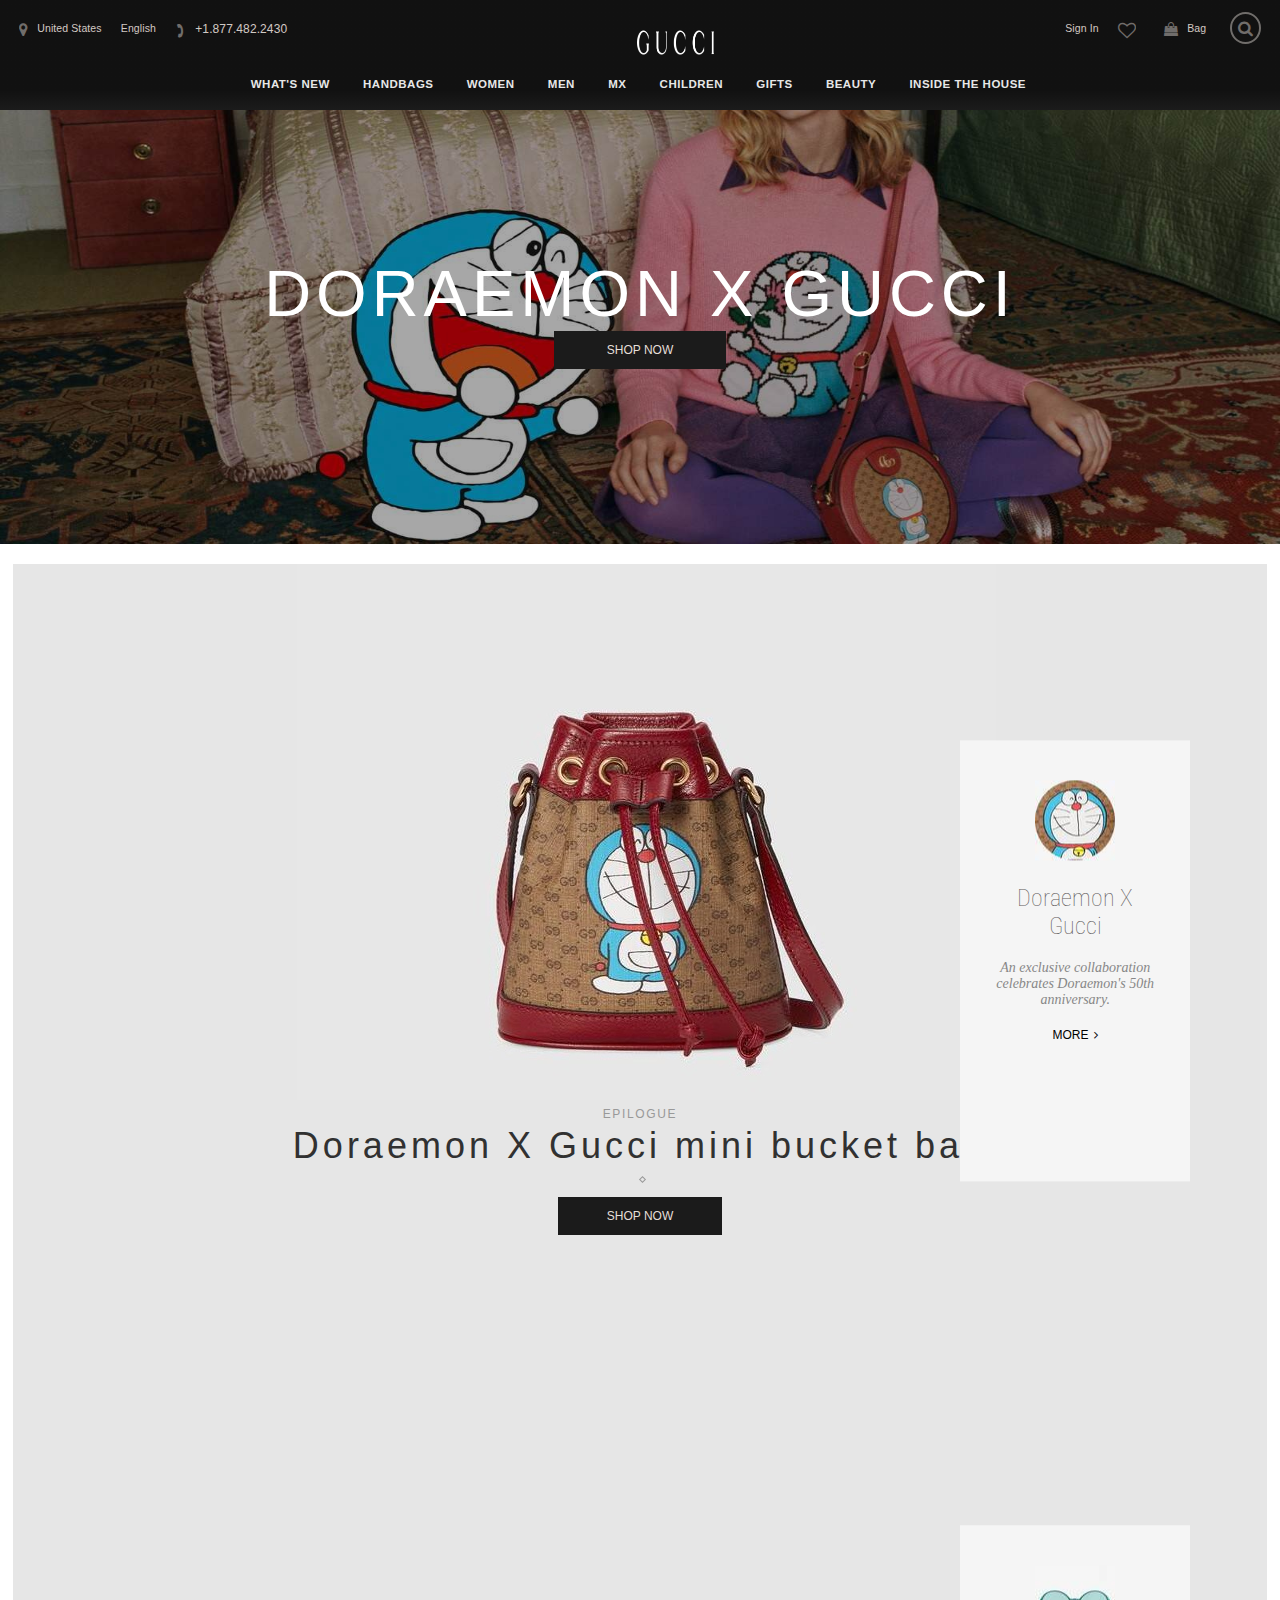
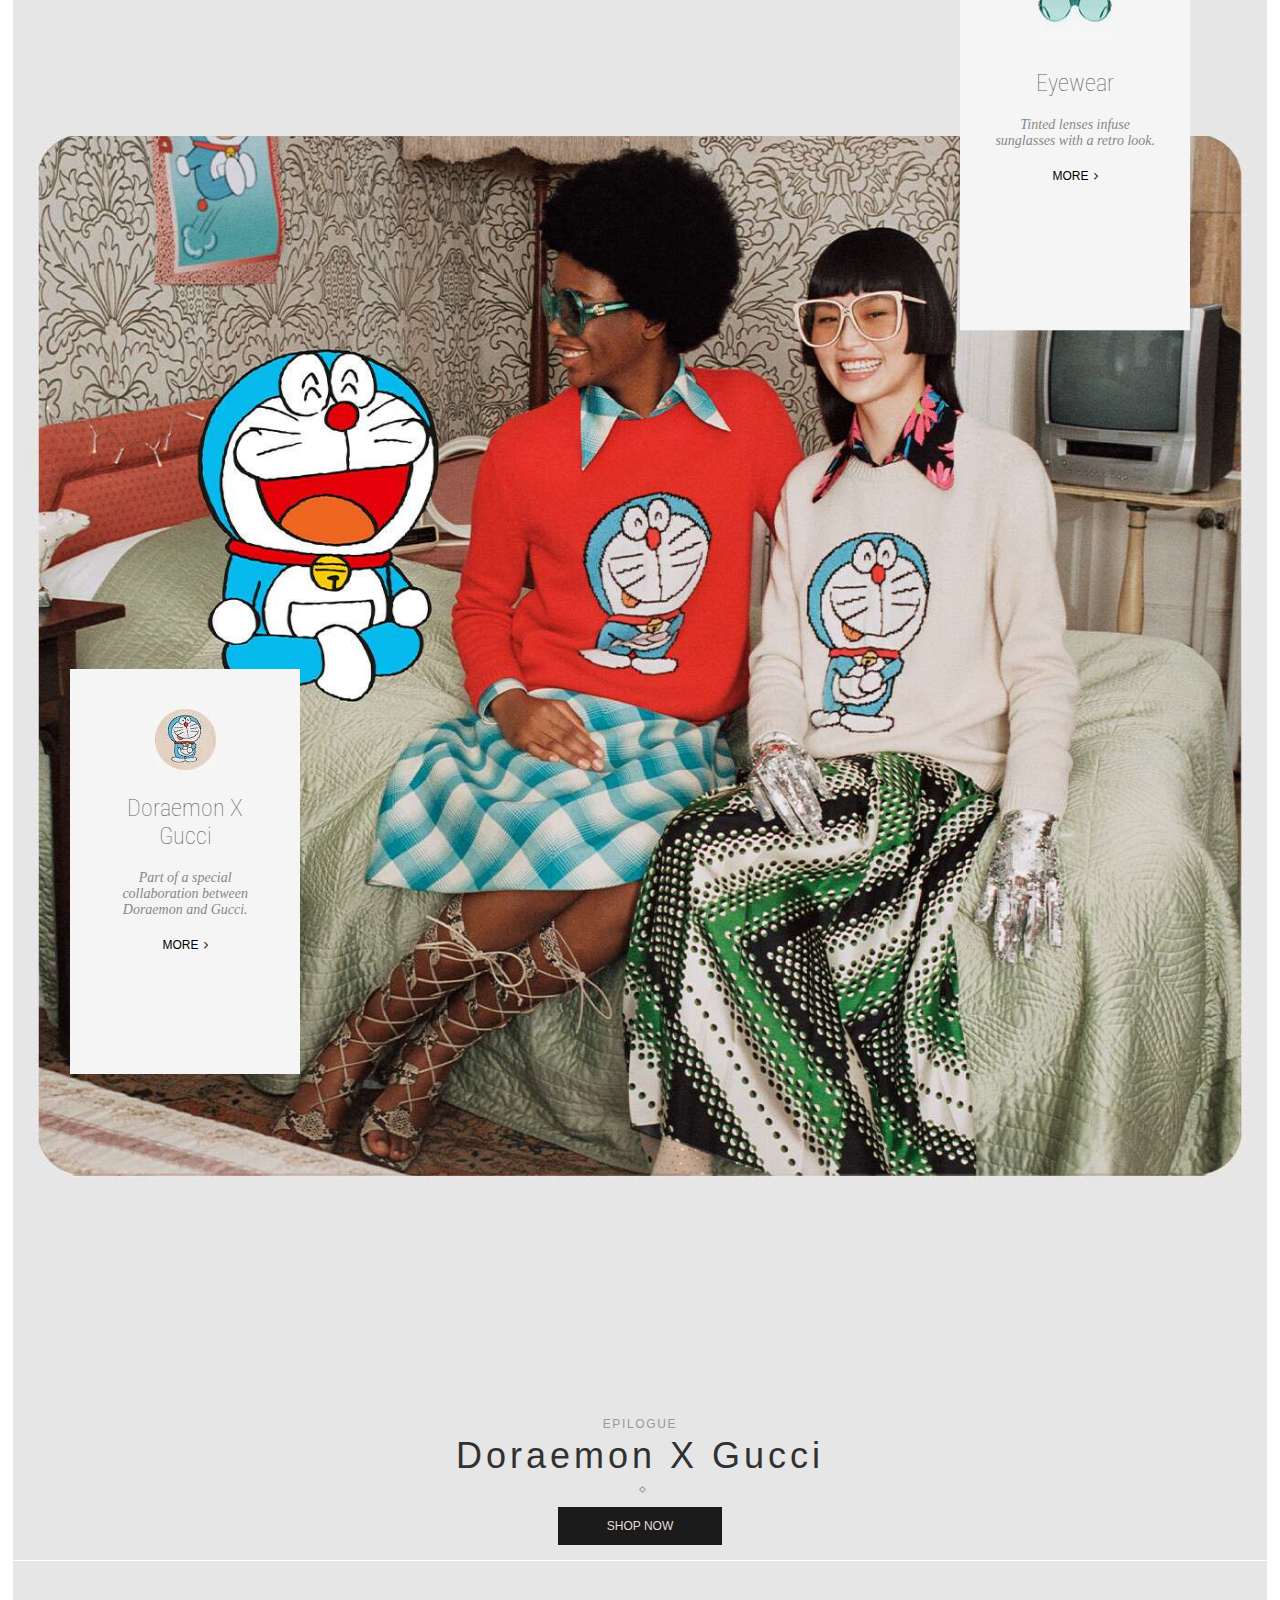
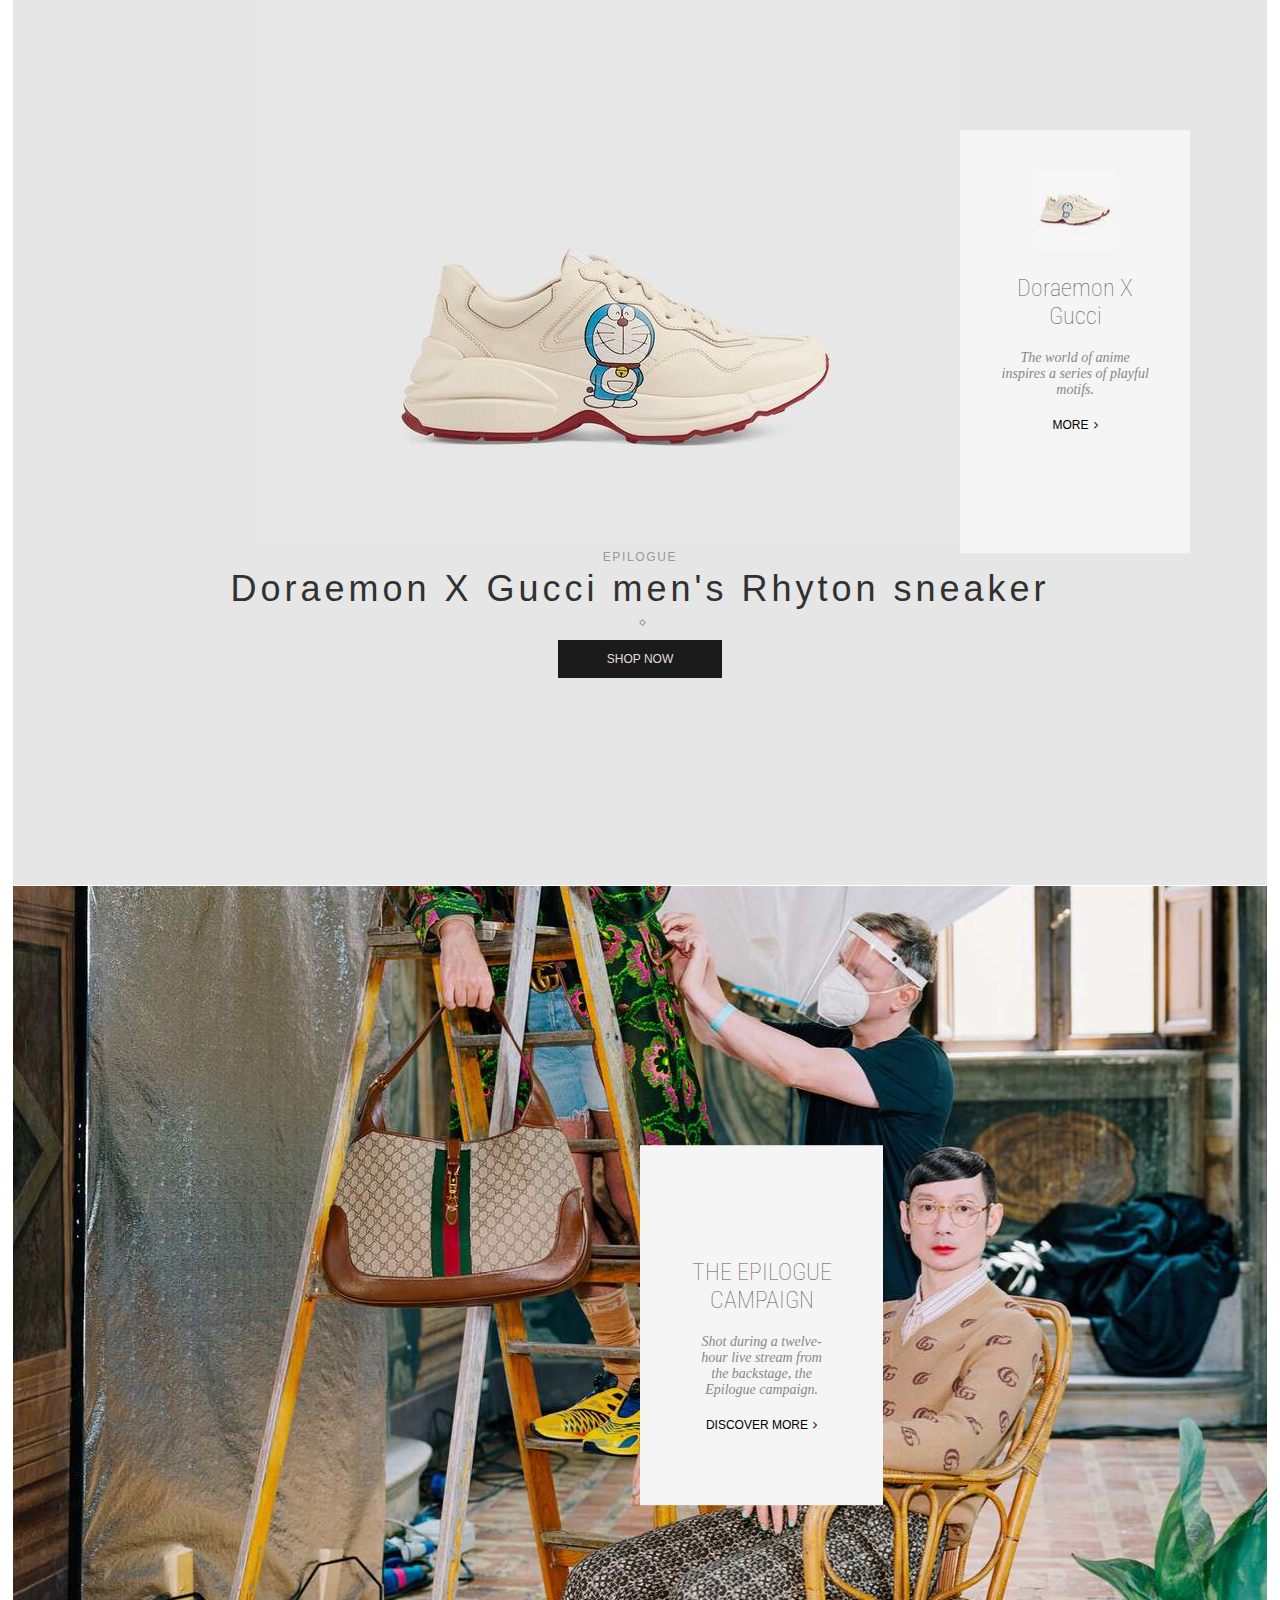
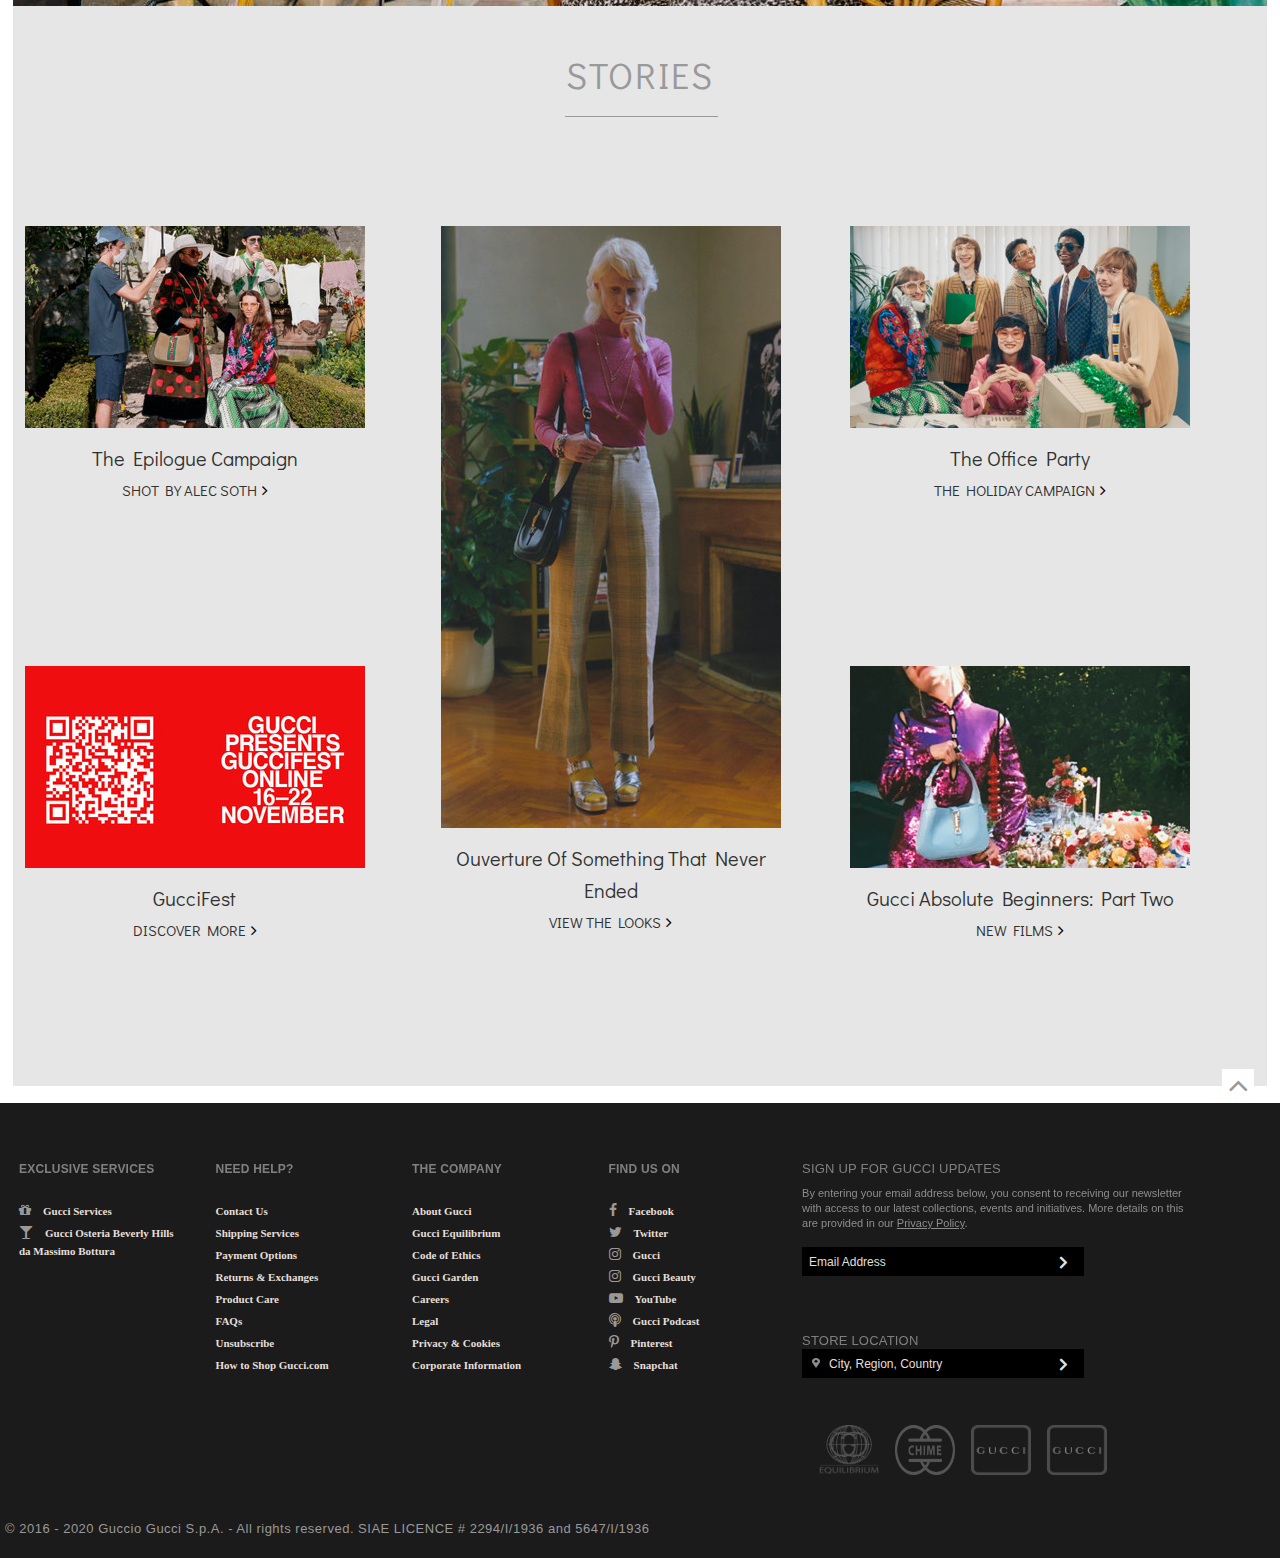
<file: index.html>
<!DOCTYPE html>
<html lang="en">
<head>
	<!-- Required meta tags -->
	<meta charset="UTF-8">
	<meta name="viewport" content="width=device-width, initial-scale=1.0">

	<!-- Link to the CSS file -->
	<link rel="stylesheet" type="text/css" href="Gucci-styles.css">
	<link rel="stylesheet" type="text/css" href="Global.css">

	<!-- Icons-->
	<link rel="stylesheet" href="https://stackpath.bootstrapcdn.com/font-awesome/4.7.0/css/font-awesome.min.css">
	<link rel="stylesheet" href="https://cdnjs.cloudflare.com/ajax/libs/font-awesome/4.7.0/css/font-awesome.min.css">
	<link rel="stylesheet" href="https://fonts.googleapis.com/icon?family=Material+Icons">

	<!-- Google Fonts -->
	<link href='https://fonts.googleapis.com/css?family=Varela|Roboto|Didact+Gothic|Roboto+Condensed' rel='stylesheet'>

	<!-- For the JS part -->
	<script type="text/javascript" src="Gucci-js.js"></script>

	<title>
		GUCCI US Official Site| Redefining Luxury Fashion
    </title>

</head>
<body>
<header class="head">
	<nav class="first-nav">
		<ul class="nav-a">
			<li class="location"><i class="fa fa-map-marker" style="font-size: 15px;"></i> <a href="#">United States</a></li>
			<li class="lang">English</li>
			<li class="contact"><i class="fa fa-phone" style="font-size: 14px;"></i> +1.877.482.2430</li>
		</ul>
		<ul class="nav-b">
			<li><a href="#">Sign In</a></li>
			<li><a href="#"><i class="fa fa-heart-o" style="font-size: 18px;"></i></a></li>
			<li><i class="fa fa-shopping-bag" style="font-size: 14px;"></i> <a href="#">Bag</a></li>
			<li class="search"><a href="#"><i class="fa fa-search" style="font-size: 16px;"></i></a></li>
		</ul>
	</nav>
	<div class="logo">
		<a href="#">
		    <img src="Gucci/download.png">
	    </a>
	</div>
	<nav class="second-nav">
		<ul class="categories">
			<li><a href="Whats-new_with_grid.html">What's New</a></li>
			<li><a href="HandBags-Gucci.html">Handbags</a></li>
			<li><a href="#">Women</a></li>
			<li><a href="#">Men</a></li>
			<li><a href="MX-Gucci.html">MX</a></li>
			<li><a href="#">Children</a></li>
			<li><a href="#">Gifts</a></li>
			<li><a href="#">Beauty</a></li>
			<li><a href="#">Inside The House</a></li>
		</ul>
	</nav>
</header>

<!-- for small devices -->

<header class="for-small-devices" id="for-small-devices">
	<div class="menu">
	<div class="icons">
		<i class="material-icons bars" id="menu-btn" onclick="openmenu()" style="font-size: 40px;font-weight: 100">menu</i>
		<br>
		<span class="menu-text">MENU</span>
	</div>

	<div class="menu-list" id="menu-list">
	<i class="material-icons close" id="close-btn" onclick="closemenu()" style="font-size:15px;">close</i>
		<div class="list-container">
		<nav class="categories-nav">
			<ul class="product-categories">
				<li><a href="Whats-new_with_grid.html">What's New</a></li>
				<li><a href="HandBags-Gucci.html">Handbags</a></li>
				<li><a href="#">Women</a></li>
				<li><a href="#">Men</a></li>
				<li><a href="#">MX</a></li>
				<li><a href="#">Children</a></li>
				<li><a href="#">Gifts</a></li>
				<li><a href="#">Beauty</a></li>
				<li><a href="#">Inside The House</a></li>
			</ul>
		</nav>
		<div class="Create-account-box">
			<div class="content-container">
				<p class="Heading">Save your favorite items</p>
				<p class="Create-btn">
					<button type="button" disabled="disabled">
			        	<a href="#">
				        	Create My Gucci Account
				    	</a>
		        	</button>
		    	</p>
			</div>
		</div>
		<nav class="other-links">
			<ul class="other-links-container">
				<li><a href="#">Sign In</a></li>
				<li><a href="#">Saved Items</a></li>
				<li><a href="#">Ship to:<span class="ship-to">United States</a></span></li>
				<li>English</li>
				<li>Client Services:<span class="client-services">+1.877.482.2430</span></li>
			</ul>
		</nav>
	</div>
	</div>
	</div>
	<div class="s-logo">
		<a href="Gucci-Home.html">
		    <img src="Gucci/download.png">
	    </a>
	</div>
	<nav class="icon-links">
		<ul>
		    <li>
		    	<a href="#">
		    		<i class="fa fa-shopping-bag"></i>
		    	</a>
		    </li>
		    <li>
		    	<a href="#">
		    		<i class="fa fa-map-marker"></i>
		    	</a>
		    </li>
		    <li>
		    	<a href=""><i class="fa fa-search"></i>
		    	</a>
		    </li>
	    </ul>
	</nav>
</header>

<!-- Hero 1 -->

<main>
    <div class="text">
		<h2>Doraemon X Gucci</h2>
		<button type="button" disabled="disabled">
			<a href="#">
				Shop Now
			</a>
		</button>
	</div>
</main>

<!-- Hero 2 -->

<section class="content-box-one">
	<!-- first section -->
<article class="initial">
	<section class="side-section">
		<a href="#" class="all-link">
			<div class="side-section-img">
				<img src="Gucci/HomePage/images/Vignette_6478012T0AG8580_001_Light.jpg">
			</div>
			<div class="side-section-text">
				<p class="title">Doraemon X Gucci</p>
				<p class="para">An exclusive collaboration celebrates Doraemon's 50th anniversary.</p>
			</div>
		</a>
		<div class="link">
			<a href="#">More </a><i class="fa fa-angle-right" aria-hidden="true"></i>
		</div>
	</section>
	<div class="Product1">
		<img src="Gucci/HomePage/images/ProductPush_6478012T0AG8580-new_001_Light.jpg">
	</div>
	<div class="Product-content">
		<p>Epilogue</p>
		<h2>Doraemon X Gucci mini bucket bag</h2>
	</div>
	<div class="vector"></div>
	<div class="shop-btn">
		<a href="#">
			<button type="button" disabled="disabled">Shop Now</button>
	    </a>
	</div>
</article>
<!-- second section -->

<article class="middle">
    <section class="side-section">
		<a href="#" class="all-link">
			<div class="side-section-img">
				<img src="Gucci/HomePage/images/Vignette_652678J07404848-new_001_Light.jpg">
			</div>
			<div class="side-section-text">
				<p class="title">Eyewear</p>
				<p class="para">Tinted lenses infuse sunglasses with a retro look.</p>
			</div>
		</a>
		<div class="link">
			<a href="#">more </a><i class="fa fa-angle-right" aria-hidden="true"></i>
		</div>
	</section>

    <div class="Product2">
    	<img src="Gucci/HomePage/images/GiantEditorialStandard_CNY-2021-Doraemon-07_001_Default.jpg">
    </div>
    <div class="Product-content">
		<p>Epilogue</p>
		<h2>Doraemon X Gucci</h2>
	</div>
	<div class="vector"></div>
	<div class="shop-btn">
		<a href="#">
			<button type="button" disabled="disabled">Shop Now</button>
	    </a>
	</div>

    <section class="side-section second">
		<a href="#" class="all-link">
			<div class="side-section-img">
				<img src="Gucci/HomePage/images/download.jpg">
			</div>
			<div class="side-section-text">
				<p class="title">Doraemon X Gucci</p>
				<p class="para">Part of a special collaboration between Doraemon and Gucci.</p>
			</div>
		</a>
		<div class="link">
			<a href="#">more </a><i class="fa fa-angle-right" aria-hidden="true"></i>
		</div>
	</section>
</article>
</section>

<!-- Hero 3 -->
<section class="content-box-two">
	<article class="initial">
	<section class="side-section">
		<a href="#" class="all-link">
			<div class="side-section-img">
				<img src="Gucci/HomePage/images/Vignette_655025DRW009522_001_Light.jpg">
			</div>
			<div class="side-section-text">
				<p class="title">Doraemon X Gucci</p>
				<p class="para">The world of anime inspires a series of playful motifs.</p>
			</div>
		</a>
		<div class="link">
			<a href="#">more </a><i class="fa fa-angle-right" aria-hidden="true"></i>
		</div>
	</section>
	<div class="Product1">
		<img src="Gucci/HomePage/images/ProductPush_655025DRW009522_001_Light.jpg">
	</div>
	<div class="Product-content">
		<p>Epilogue</p>
		<h2>Doraemon X Gucci men's Rhyton sneaker</h2>
	</div>
	<div class="vector"></div>
	<div class="shop-btn">
		<a href="#">
			<button type="button" disabled="disabled">Shop Now</button>
	    </a>
	</div>
</article>
</section>

<!-- Hero 4 -->
<section class="content-box-three">
	
	<div class="Product3">
		<article class="initial">
	<section class="side-section">
		<a href="#" class="all-link">
			<div class="side-section-text">
				<p class="title">THE EPILOGUE CAMPAIGN</p>
				<p class="para">Shot during a twelve-hour live stream from the backstage, the Epilogue campaign.</p>
			</div>
		</a>
		<div class="link">
			<a href="#">Discover more </a><i class="fa fa-angle-right"></i>
		</div>
	</section>
	</div>

	<div class="stories">
		<h6 class="heading">stories</h6>
		<div class="images">

			<div class="one">
			<figure>
				<img src="Gucci/HomePage/images/StyleNewsSingle_ADV-Epilogue_001_Default.jpg">
				<figcaption>
					<h6>The Epilogue Campaign</h6>
					<p><a href="#">SHOT BY ALEC SOTH </a><i class="fa fa-angle-right"></i></p>
				</figcaption>
			</figure>

			<figure>
				<img src="Gucci/HomePage/images/StyleNewsSingle_Guccifest-red_001_Default.jpg">
				<figcaption>
					<h6>GucciFest</h6>
					<p><a href="#">Discover more </a><i class="fa fa-angle-right"></i></p>
				</figcaption>
			</figure>
			</div>

			<div class="two">
			<figure>
				<img src="Gucci/HomePage/images/StyleNewsDoubleVertical_Guccifest-look_001_Default.jpg">
				<figcaption>
					<h6>Ouverture Of Something That Never Ended</h6>
					<p><a href="#">View the looks </a><i class="fa fa-angle-right"></i></p>
				</figcaption>
			</figure>
			</div>

			<div class="three">
			<figure>
				<img src="Gucci/HomePage/images/StyleNewsSingle_ADV-GucciGift2020_001_Default.jpg">
				<figcaption>
					<h6>The Office Party</h6>
					<p><a href="#">THE HOLIDAY CAMPAIGN </a><i class="fa fa-angle-right"></i></p>
				</figcaption>
			</figure>
			
			<figure>
				<img src="Gucci/HomePage/images/StyleNewsSingle_Dazed-AbsoluteBeg_001_Default.jpg">
				<figcaption>
					<h6>Gucci Absolute Beginners: Part Two</h6>
					<p><a href="#">NEW FILMS </a><i class="fa fa-angle-right"></i></p>
				</figcaption>
			</figure>
		    </div>
		</div>
	</div>
</section>

<!------- Footer -------->

<div class="back-to-top">
	<a href="#">
		<i class="fa fa-angle-up" style="font-size: 32px;"></i>
	</a>
</div>

<footer>
	<section>
		<article>
	<div class="nav1">
		<ul>
			<li class="title">Exclusive Services</li>
			<li><i class="fa fa-gift"></i><a href="#">Gucci Services</a></li>
			<li><i class="fa fa-glass"></i><a href="#">Gucci Osteria Beverly Hills da Massimo Bottura</a></li>
		</ul>
	</div>

	<div class="nav2">
		<ul>
			<li class="title">Need Help?</li>
			<li><a href="#">Contact Us</a></li>
			<li><a href="#">Shipping Services</a></li>
		    <li><a href="#">Payment Options</a></li>
			<li><a href="#">Returns & Exchanges</a></li>
			<li><a href="#">Product Care</a></li>
			<li><a href="#">FAQs</a></li>
			<li><a href="#">Unsubscribe</a></li>
			<li><a href="#">How to Shop Gucci.com</a></li>
		</ul>
	</div>

	<div class="nav3">
		<ul>
			<li class="title">The Company</li>
			<li><a href="#">About Gucci</a></li>
			<li><a href="#">Gucci Equilibrium</a></li>
			<li><a href="#">Code of Ethics</a></li>
			<li><a href="#">Gucci Garden</a></li>
			<li><a href="#">Careers</a></li>
			<li><a href="#">Legal</a></li>
			<li><a href="#">Privacy & Cookies</a></li>
			<li><a href="#">Corporate Information</a></li>
		</ul>
	</div>


	<div class="nav4">
		<ul>
			<li class="title">Find Us On</li>
			<li>
				<a href="http://www.Facebook.com/Gucci" target="_blank" class="link_fb">
					<i class="fa fa-facebook-f"></i>Facebook
				</a>
			</li>
			<li>
				<a href="http://www.Twitter.com/Gucci" target="_blank" class="link_tw">
					<i class="fa fa-twitter"></i>Twitter
				</a>
			</li>
			<li>
				<a href="http://www.Instagram.com/Gucci" target="_blank" class="link_insta">
					<i class="fa fa-instagram"></i>Gucci
				</a>
			</li>
			<li>
				<a href="http://www.Instagram.com/Guccibeauty" target="_blank" class="link_gb">
					<i class="fa fa-instagram"></i>Gucci Beauty
				</a>
			</li>
			<li>
				<a href="http://www.YouTube.com/Gucci" target="_blank" class="link_yt">
					<i class="fa fa-youtube-play"></i>YouTube
				</a>
			</li>
			<li>
				<a href="http://on.Gucci.com/GucciPodcastSito" target="_blank" class="link_gp">
					<i class="fa fa-podcast"></i>Gucci Podcast
				</a>
			</li>
			<li>
				<a href="http://www.Pinterest.com/Gucci" target="_blank" class="link_pin">
					<i class="fa fa-pinterest-p"></i>Pinterest
				</a>
			</li>
			<li>
				<a href="http://www.Snapchat.com" target="_blank" class="link_snap">
					<i class="fa fa-snapchat-ghost"></i>Snapchat
				</a>
			</li>
		</ul>
	</div>

	<div class="side">
		<p class="title">
		    SIGN UP FOR GUCCI UPDATES
	    </p>
		<p class="ft-text">
			By entering your email address below, you consent to receiving our newsletter with access to our latest collections, events and initiatives. More details on this are provided in our <a href="#"> Privacy Policy</a>.
		</p>
		<form action="" method="post" class="footer-form form1">
			<input type="text" name="email-address" placeholder="Email Address" id="email-address" class="input-box" required>
			<button class="submit" type="submit">
			<i class="fa fa-angle-right"></i>
			</button>
		</form>
		<br />
		<form action="" method="get" class="footer-form form2">
			<label class="title" for="store-location">
			    Store Location
		    </label>
			<input type="text" name="store-search" placeholder="City, Region, Country" id="store-location" class="input-box">
			<button class="submit" type="submit">
			<i class="fa fa-angle-right"></i>
			</button>
		</form>
		<br />
		<div class="ft-links">
			<ul>
				<li>
					<a href="#">
						<img src="Gucci/ft-logos/Equilibrium.png">
					</a>
				</li>
				<li>
					<a href="#">
						<img src="Gucci/ft-logos/Chime.png">
					</a>
				</li>
				<li>
					<a href="#">
						<img src="Gucci/ft-logos/Gucci.png">
					</a>
				</li>
				<li>
					<a href="#">
						<img src="Gucci/ft-logos/Gucci.png">
					</a>
				</li>
			</ul>
			
		</div>
	</div>
	</article>

		<p class="copyright">
		    &copy; 2016 - 2020 Guccio Gucci S.p.A. - All rights reserved. SIAE LICENCE # 2294/I/1936 and 5647/I/1936
	    </p>

</section>
</footer>

</body>
</html>
</file>
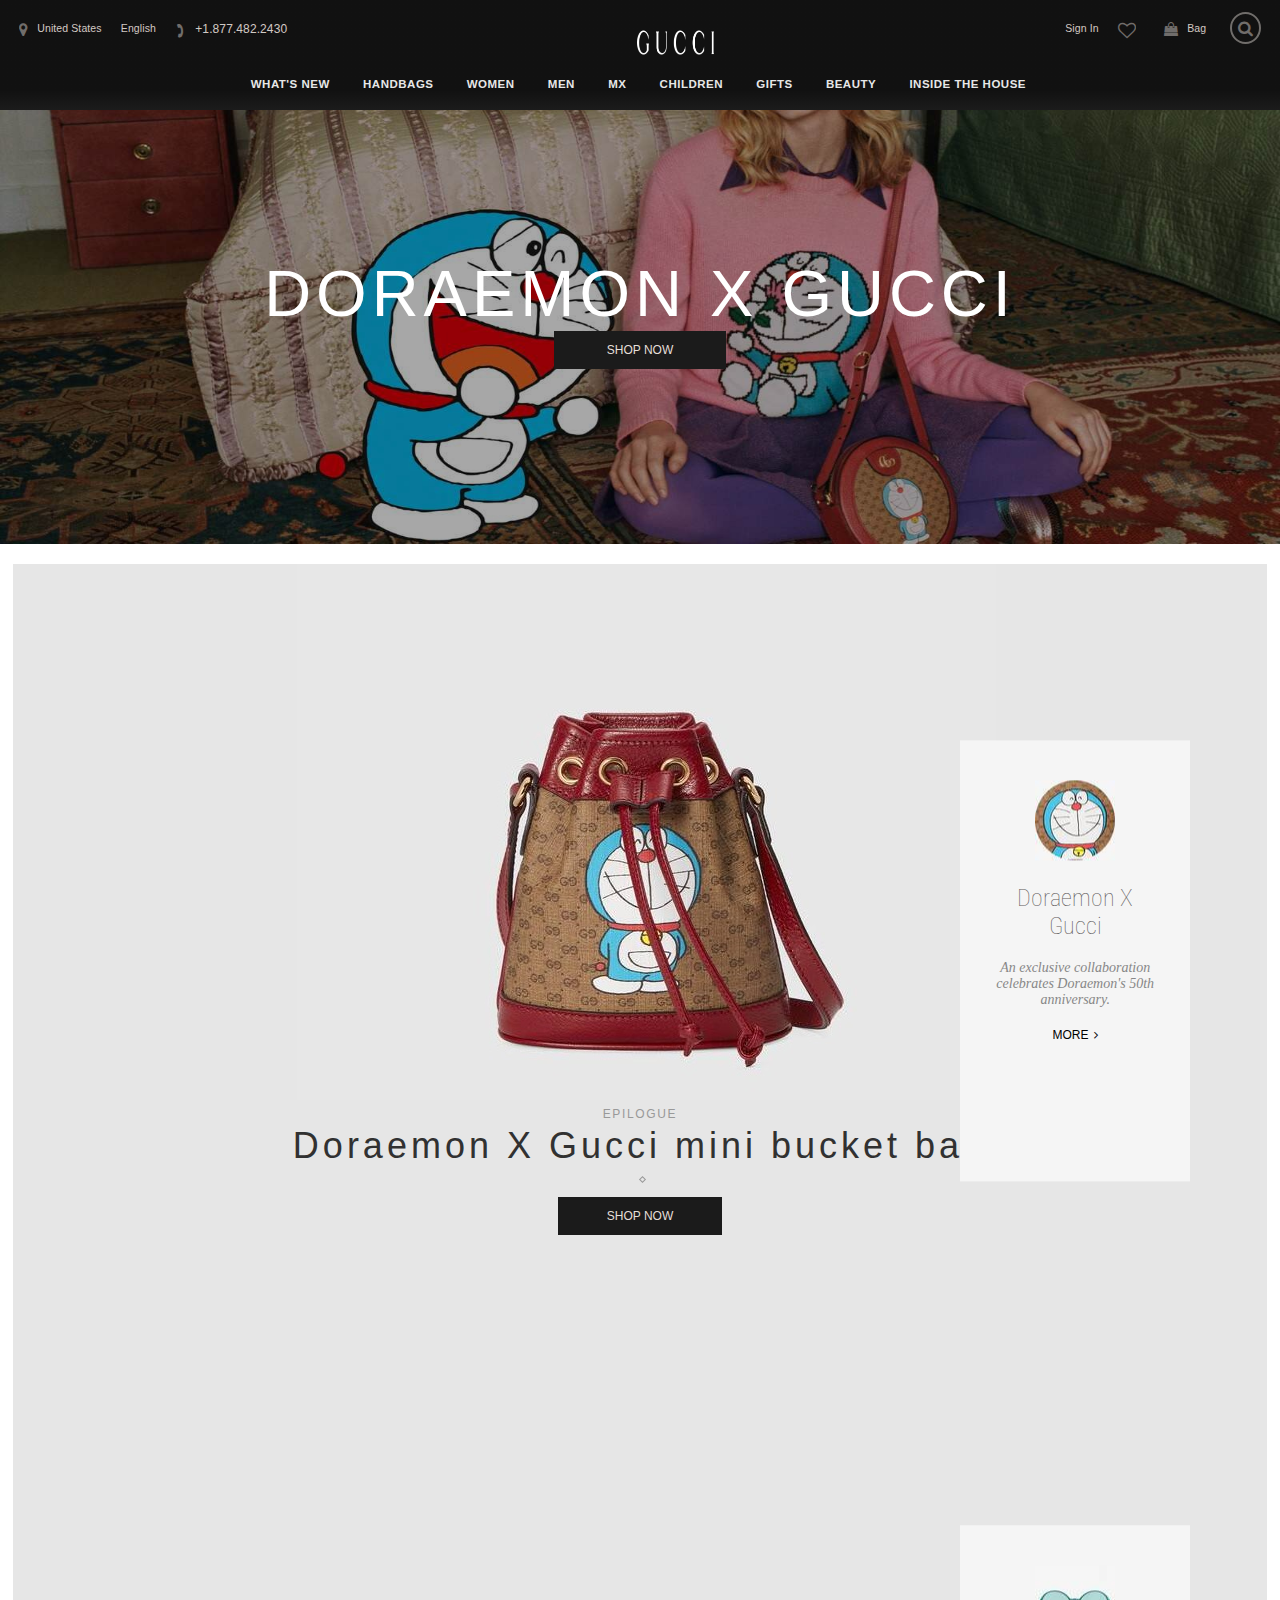
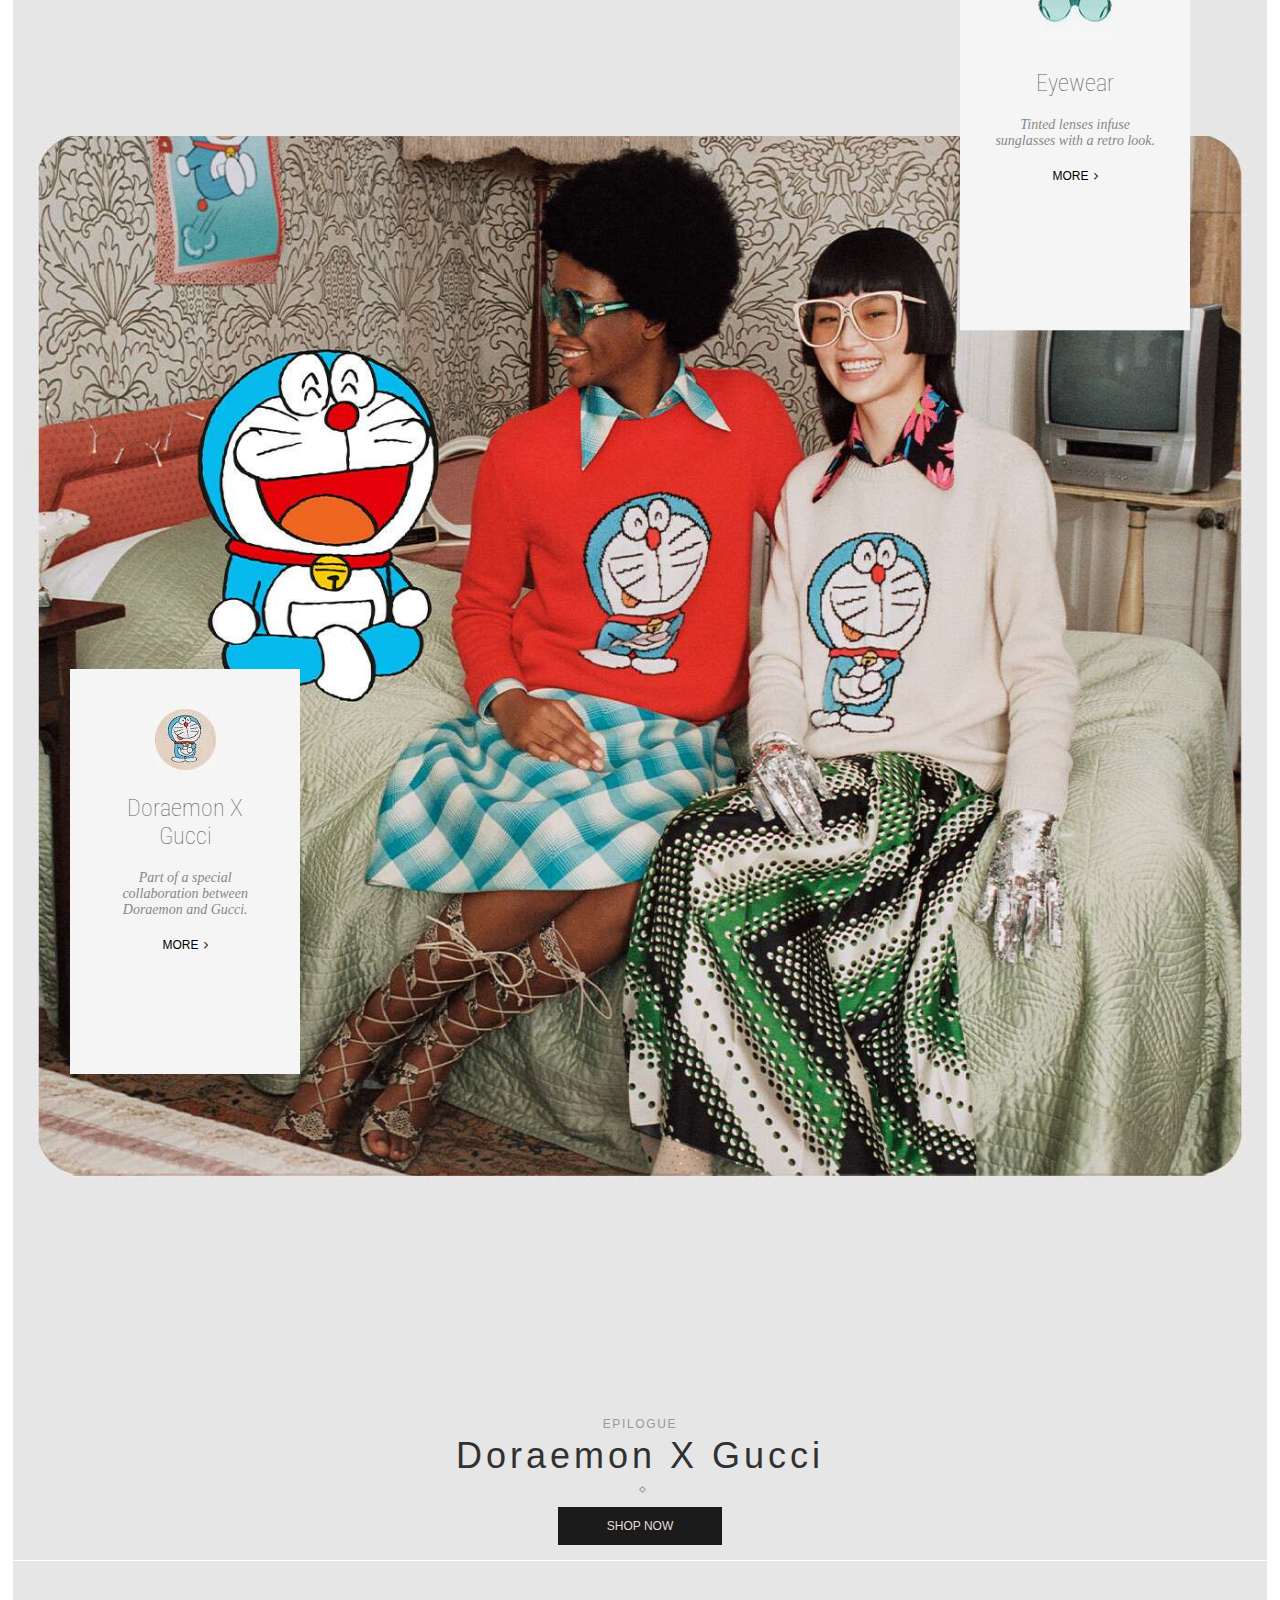
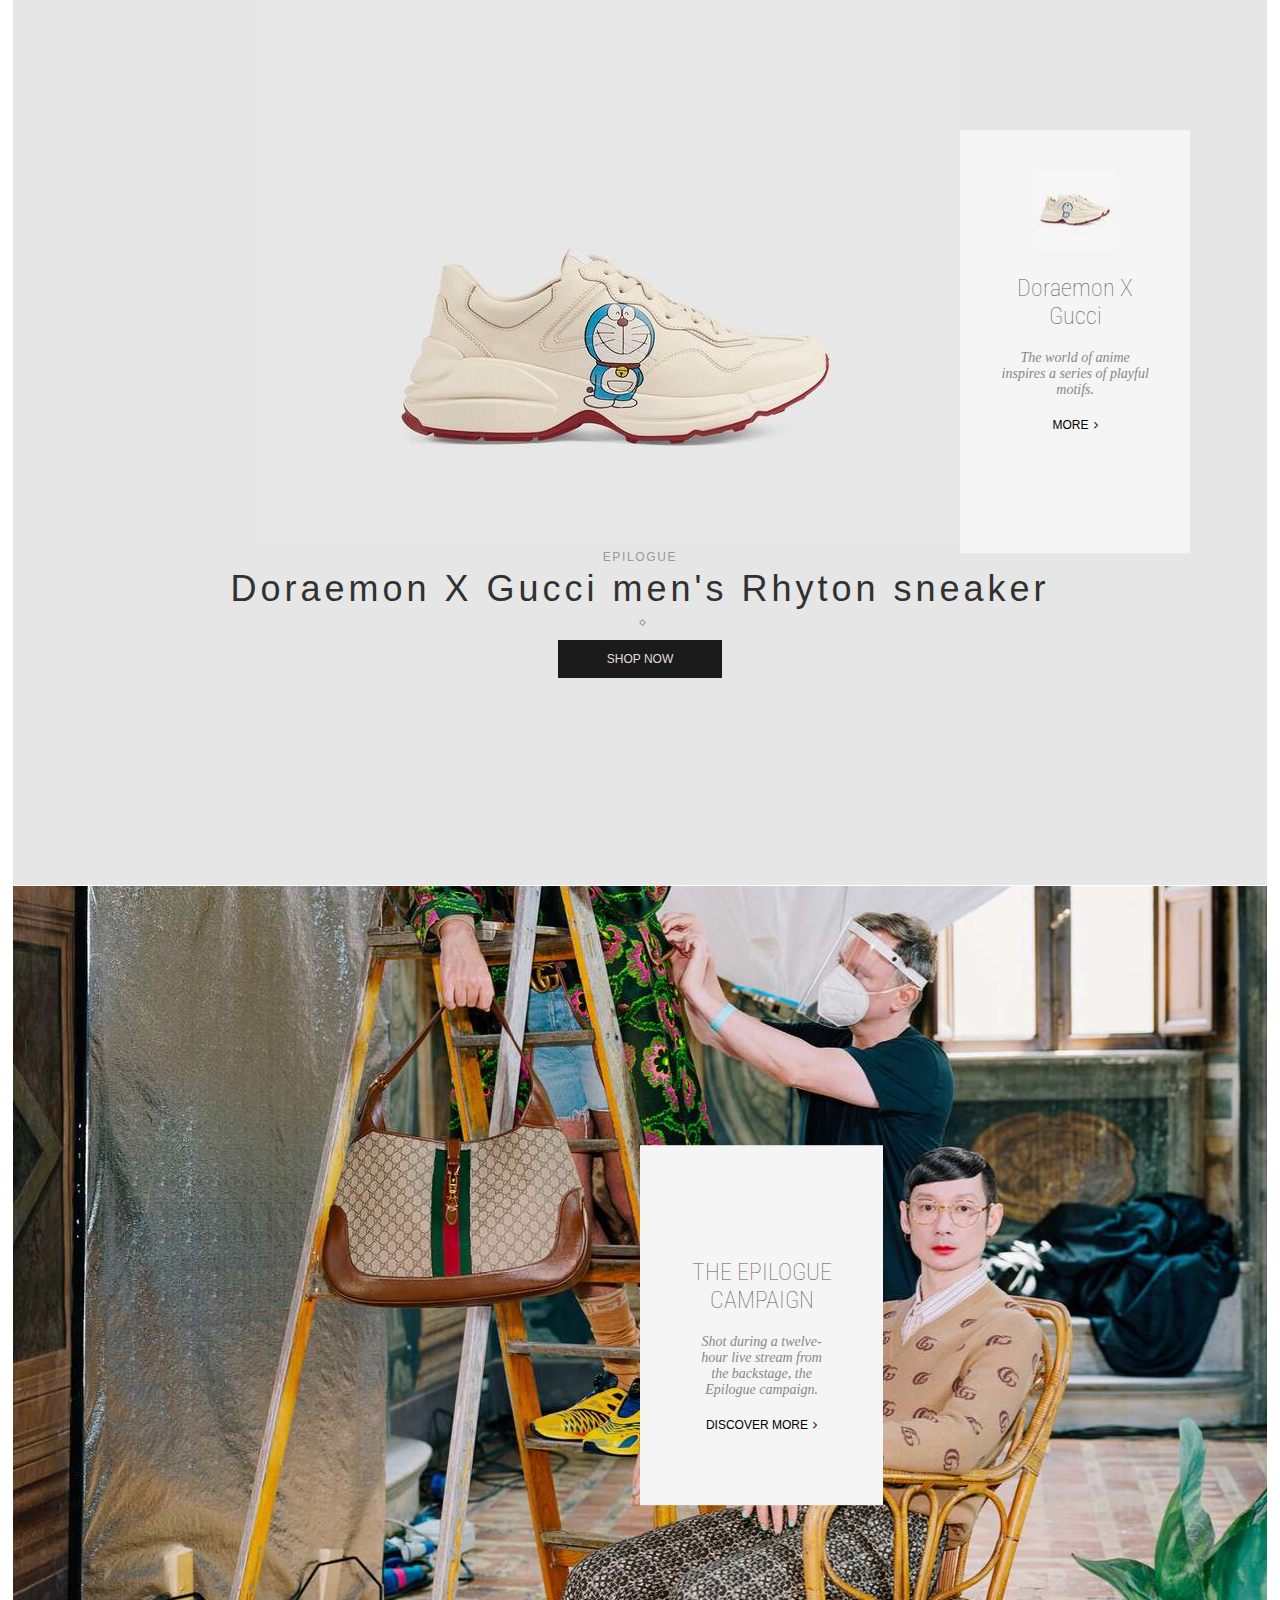
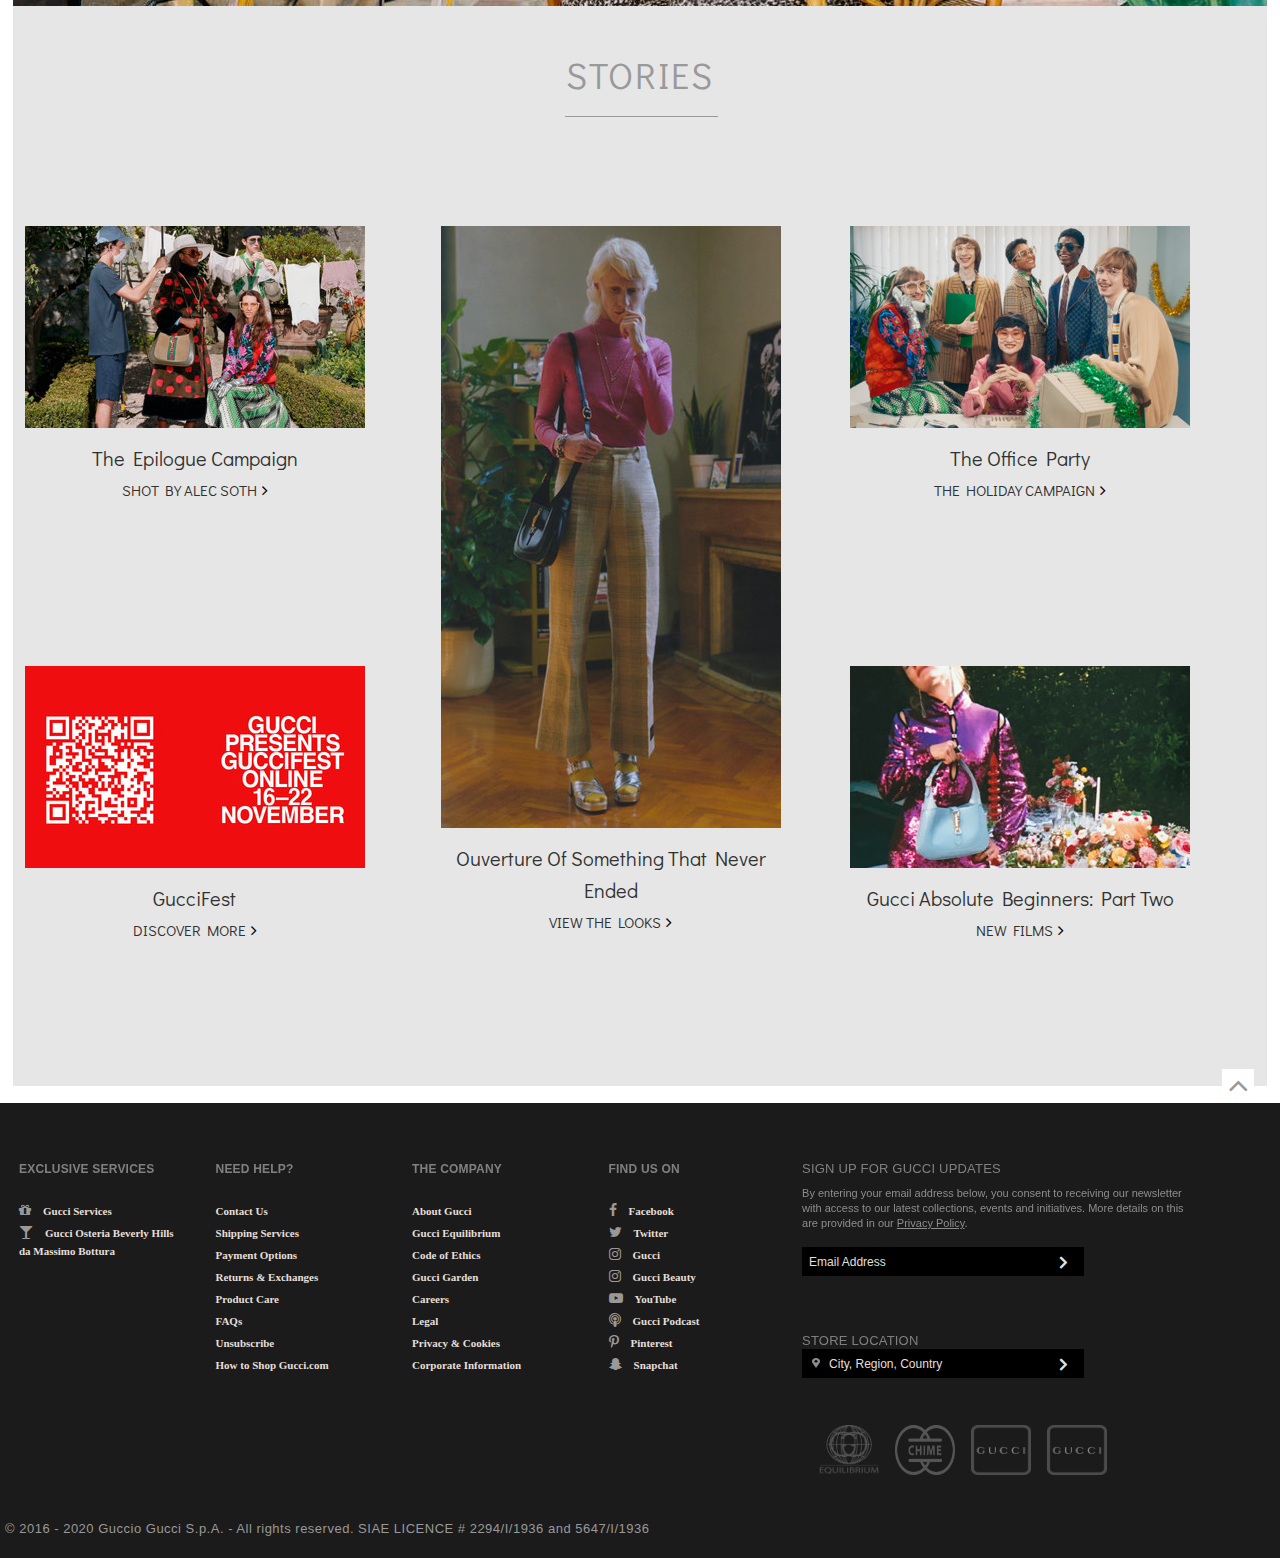
<file: Gucci-Home.html>
<!DOCTYPE html>
<html lang="en">
<head>
	<!-- Required meta tags -->
	<meta charset="UTF-8">
	<meta name="viewport" content="width=device-width, initial-scale=1.0">

	<!-- Link to the CSS file -->
	<link rel="stylesheet" type="text/css" href="Gucci-styles.css">
	<link rel="stylesheet" type="text/css" href="Global.css">

	<!-- Icons-->
	<link rel="stylesheet" href="https://stackpath.bootstrapcdn.com/font-awesome/4.7.0/css/font-awesome.min.css">
	<link rel="stylesheet" href="https://cdnjs.cloudflare.com/ajax/libs/font-awesome/4.7.0/css/font-awesome.min.css">
	<link rel="stylesheet" href="https://fonts.googleapis.com/icon?family=Material+Icons">

	<!-- Google Fonts -->
	<link href='https://fonts.googleapis.com/css?family=Varela|Roboto|Didact+Gothic|Roboto+Condensed' rel='stylesheet'>

	<!-- For the JS part -->
	<script type="text/javascript" src="Gucci-js.js"></script>

	<title>
		GUCCI US Official Site| Redefining Luxury Fashion
    </title>

</head>
<body>
<header class="head">
	<nav class="first-nav">
		<ul class="nav-a">
			<li class="location"><i class="fa fa-map-marker" style="font-size: 15px;"></i> <a href="#">United States</a></li>
			<li class="lang">English</li>
			<li class="contact"><i class="fa fa-phone" style="font-size: 14px;"></i> +1.877.482.2430</li>
		</ul>
		<ul class="nav-b">
			<li><a href="#">Sign In</a></li>
			<li><a href="#"><i class="fa fa-heart-o" style="font-size: 18px;"></i></a></li>
			<li><i class="fa fa-shopping-bag" style="font-size: 14px;"></i> <a href="#">Bag</a></li>
			<li class="search"><a href="#"><i class="fa fa-search" style="font-size: 16px;"></i></a></li>
		</ul>
	</nav>
	<div class="logo">
		<a href="#">
		    <img src="Gucci/download.png">
	    </a>
	</div>
	<nav class="second-nav">
		<ul class="categories">
			<li><a href="Whats-new_with_grid.html">What's New</a></li>
			<li><a href="HandBags-Gucci.html">Handbags</a></li>
			<li><a href="#">Women</a></li>
			<li><a href="#">Men</a></li>
			<li><a href="MX-Gucci.html">MX</a></li>
			<li><a href="#">Children</a></li>
			<li><a href="#">Gifts</a></li>
			<li><a href="#">Beauty</a></li>
			<li><a href="#">Inside The House</a></li>
		</ul>
	</nav>
</header>

<!-- for small devices -->

<header class="for-small-devices" id="for-small-devices">
	<div class="menu">
	<div class="icons">
		<i class="material-icons bars" id="menu-btn" onclick="openmenu()" style="font-size: 40px;font-weight: 100">menu</i>
		<br>
		<span class="menu-text">MENU</span>
	</div>

	<div class="menu-list" id="menu-list">
	<i class="material-icons close" id="close-btn" onclick="closemenu()" style="font-size:15px;">close</i>
		<div class="list-container">
		<nav class="categories-nav">
			<ul class="product-categories">
				<li><a href="Whats-new_with_grid.html">What's New</a></li>
				<li><a href="HandBags-Gucci.html">Handbags</a></li>
				<li><a href="#">Women</a></li>
				<li><a href="#">Men</a></li>
				<li><a href="#">MX</a></li>
				<li><a href="#">Children</a></li>
				<li><a href="#">Gifts</a></li>
				<li><a href="#">Beauty</a></li>
				<li><a href="#">Inside The House</a></li>
			</ul>
		</nav>
		<div class="Create-account-box">
			<div class="content-container">
				<p class="Heading">Save your favorite items</p>
				<p class="Create-btn">
					<button type="button" disabled="disabled">
			        	<a href="#">
				        	Create My Gucci Account
				    	</a>
		        	</button>
		    	</p>
			</div>
		</div>
		<nav class="other-links">
			<ul class="other-links-container">
				<li><a href="#">Sign In</a></li>
				<li><a href="#">Saved Items</a></li>
				<li><a href="#">Ship to:<span class="ship-to">United States</a></span></li>
				<li>English</li>
				<li>Client Services:<span class="client-services">+1.877.482.2430</span></li>
			</ul>
		</nav>
	</div>
	</div>
	</div>
	<div class="s-logo">
		<a href="Gucci-Home.html">
		    <img src="Gucci/download.png">
	    </a>
	</div>
	<nav class="icon-links">
		<ul>
		    <li>
		    	<a href="#">
		    		<i class="fa fa-shopping-bag"></i>
		    	</a>
		    </li>
		    <li>
		    	<a href="#">
		    		<i class="fa fa-map-marker"></i>
		    	</a>
		    </li>
		    <li>
		    	<a href=""><i class="fa fa-search"></i>
		    	</a>
		    </li>
	    </ul>
	</nav>
</header>

<!-- Hero 1 -->

<main>
    <div class="text">
		<h2>Doraemon X Gucci</h2>
		<button type="button" disabled="disabled">
			<a href="#">
				Shop Now
			</a>
		</button>
	</div>
</main>

<!-- Hero 2 -->

<section class="content-box-one">
	<!-- first section -->
<article class="initial">
	<section class="side-section">
		<a href="#" class="all-link">
			<div class="side-section-img">
				<img src="Gucci/HomePage/images/Vignette_6478012T0AG8580_001_Light.jpg">
			</div>
			<div class="side-section-text">
				<p class="title">Doraemon X Gucci</p>
				<p class="para">An exclusive collaboration celebrates Doraemon's 50th anniversary.</p>
			</div>
		</a>
		<div class="link">
			<a href="#">More </a><i class="fa fa-angle-right" aria-hidden="true"></i>
		</div>
	</section>
	<div class="Product1">
		<img src="Gucci/HomePage/images/ProductPush_6478012T0AG8580-new_001_Light.jpg">
	</div>
	<div class="Product-content">
		<p>Epilogue</p>
		<h2>Doraemon X Gucci mini bucket bag</h2>
	</div>
	<div class="vector"></div>
	<div class="shop-btn">
		<a href="#">
			<button type="button" disabled="disabled">Shop Now</button>
	    </a>
	</div>
</article>
<!-- second section -->

<article class="middle">
    <section class="side-section">
		<a href="#" class="all-link">
			<div class="side-section-img">
				<img src="Gucci/HomePage/images/Vignette_652678J07404848-new_001_Light.jpg">
			</div>
			<div class="side-section-text">
				<p class="title">Eyewear</p>
				<p class="para">Tinted lenses infuse sunglasses with a retro look.</p>
			</div>
		</a>
		<div class="link">
			<a href="#">more </a><i class="fa fa-angle-right" aria-hidden="true"></i>
		</div>
	</section>

    <div class="Product2">
    	<img src="Gucci/HomePage/images/GiantEditorialStandard_CNY-2021-Doraemon-07_001_Default.jpg">
    </div>
    <div class="Product-content">
		<p>Epilogue</p>
		<h2>Doraemon X Gucci</h2>
	</div>
	<div class="vector"></div>
	<div class="shop-btn">
		<a href="#">
			<button type="button" disabled="disabled">Shop Now</button>
	    </a>
	</div>

    <section class="side-section second">
		<a href="#" class="all-link">
			<div class="side-section-img">
				<img src="Gucci/HomePage/images/download.jpg">
			</div>
			<div class="side-section-text">
				<p class="title">Doraemon X Gucci</p>
				<p class="para">Part of a special collaboration between Doraemon and Gucci.</p>
			</div>
		</a>
		<div class="link">
			<a href="#">more </a><i class="fa fa-angle-right" aria-hidden="true"></i>
		</div>
	</section>
</article>
</section>

<!-- Hero 3 -->
<section class="content-box-two">
	<article class="initial">
	<section class="side-section">
		<a href="#" class="all-link">
			<div class="side-section-img">
				<img src="Gucci/HomePage/images/Vignette_655025DRW009522_001_Light.jpg">
			</div>
			<div class="side-section-text">
				<p class="title">Doraemon X Gucci</p>
				<p class="para">The world of anime inspires a series of playful motifs.</p>
			</div>
		</a>
		<div class="link">
			<a href="#">more </a><i class="fa fa-angle-right" aria-hidden="true"></i>
		</div>
	</section>
	<div class="Product1">
		<img src="Gucci/HomePage/images/ProductPush_655025DRW009522_001_Light.jpg">
	</div>
	<div class="Product-content">
		<p>Epilogue</p>
		<h2>Doraemon X Gucci men's Rhyton sneaker</h2>
	</div>
	<div class="vector"></div>
	<div class="shop-btn">
		<a href="#">
			<button type="button" disabled="disabled">Shop Now</button>
	    </a>
	</div>
</article>
</section>

<!-- Hero 4 -->
<section class="content-box-three">
	
	<div class="Product3">
		<article class="initial">
	<section class="side-section">
		<a href="#" class="all-link">
			<div class="side-section-text">
				<p class="title">THE EPILOGUE CAMPAIGN</p>
				<p class="para">Shot during a twelve-hour live stream from the backstage, the Epilogue campaign.</p>
			</div>
		</a>
		<div class="link">
			<a href="#">Discover more </a><i class="fa fa-angle-right"></i>
		</div>
	</section>
	</div>

	<div class="stories">
		<h6 class="heading">stories</h6>
		<div class="images">

			<div class="one">
			<figure>
				<img src="Gucci/HomePage/images/StyleNewsSingle_ADV-Epilogue_001_Default.jpg">
				<figcaption>
					<h6>The Epilogue Campaign</h6>
					<p><a href="#">SHOT BY ALEC SOTH </a><i class="fa fa-angle-right"></i></p>
				</figcaption>
			</figure>

			<figure>
				<img src="Gucci/HomePage/images/StyleNewsSingle_Guccifest-red_001_Default.jpg">
				<figcaption>
					<h6>GucciFest</h6>
					<p><a href="#">Discover more </a><i class="fa fa-angle-right"></i></p>
				</figcaption>
			</figure>
			</div>

			<div class="two">
			<figure>
				<img src="Gucci/HomePage/images/StyleNewsDoubleVertical_Guccifest-look_001_Default.jpg">
				<figcaption>
					<h6>Ouverture Of Something That Never Ended</h6>
					<p><a href="#">View the looks </a><i class="fa fa-angle-right"></i></p>
				</figcaption>
			</figure>
			</div>

			<div class="three">
			<figure>
				<img src="Gucci/HomePage/images/StyleNewsSingle_ADV-GucciGift2020_001_Default.jpg">
				<figcaption>
					<h6>The Office Party</h6>
					<p><a href="#">THE HOLIDAY CAMPAIGN </a><i class="fa fa-angle-right"></i></p>
				</figcaption>
			</figure>
			
			<figure>
				<img src="Gucci/HomePage/images/StyleNewsSingle_Dazed-AbsoluteBeg_001_Default.jpg">
				<figcaption>
					<h6>Gucci Absolute Beginners: Part Two</h6>
					<p><a href="#">NEW FILMS </a><i class="fa fa-angle-right"></i></p>
				</figcaption>
			</figure>
		    </div>
		</div>
	</div>
</section>

<!------- Footer -------->

<div class="back-to-top">
	<a href="#">
		<i class="fa fa-angle-up" style="font-size: 32px;"></i>
	</a>
</div>

<footer>
	<section>
		<article>
	<div class="nav1">
		<ul>
			<li class="title">Exclusive Services</li>
			<li><i class="fa fa-gift"></i><a href="#">Gucci Services</a></li>
			<li><i class="fa fa-glass"></i><a href="#">Gucci Osteria Beverly Hills da Massimo Bottura</a></li>
		</ul>
	</div>

	<div class="nav2">
		<ul>
			<li class="title">Need Help?</li>
			<li><a href="#">Contact Us</a></li>
			<li><a href="#">Shipping Services</a></li>
		    <li><a href="#">Payment Options</a></li>
			<li><a href="#">Returns & Exchanges</a></li>
			<li><a href="#">Product Care</a></li>
			<li><a href="#">FAQs</a></li>
			<li><a href="#">Unsubscribe</a></li>
			<li><a href="#">How to Shop Gucci.com</a></li>
		</ul>
	</div>

	<div class="nav3">
		<ul>
			<li class="title">The Company</li>
			<li><a href="#">About Gucci</a></li>
			<li><a href="#">Gucci Equilibrium</a></li>
			<li><a href="#">Code of Ethics</a></li>
			<li><a href="#">Gucci Garden</a></li>
			<li><a href="#">Careers</a></li>
			<li><a href="#">Legal</a></li>
			<li><a href="#">Privacy & Cookies</a></li>
			<li><a href="#">Corporate Information</a></li>
		</ul>
	</div>


	<div class="nav4">
		<ul>
			<li class="title">Find Us On</li>
			<li>
				<a href="http://www.Facebook.com/Gucci" target="_blank" class="link_fb">
					<i class="fa fa-facebook-f"></i>Facebook
				</a>
			</li>
			<li>
				<a href="http://www.Twitter.com/Gucci" target="_blank" class="link_tw">
					<i class="fa fa-twitter"></i>Twitter
				</a>
			</li>
			<li>
				<a href="http://www.Instagram.com/Gucci" target="_blank" class="link_insta">
					<i class="fa fa-instagram"></i>Gucci
				</a>
			</li>
			<li>
				<a href="http://www.Instagram.com/Guccibeauty" target="_blank" class="link_gb">
					<i class="fa fa-instagram"></i>Gucci Beauty
				</a>
			</li>
			<li>
				<a href="http://www.YouTube.com/Gucci" target="_blank" class="link_yt">
					<i class="fa fa-youtube-play"></i>YouTube
				</a>
			</li>
			<li>
				<a href="http://on.Gucci.com/GucciPodcastSito" target="_blank" class="link_gp">
					<i class="fa fa-podcast"></i>Gucci Podcast
				</a>
			</li>
			<li>
				<a href="http://www.Pinterest.com/Gucci" target="_blank" class="link_pin">
					<i class="fa fa-pinterest-p"></i>Pinterest
				</a>
			</li>
			<li>
				<a href="http://www.Snapchat.com" target="_blank" class="link_snap">
					<i class="fa fa-snapchat-ghost"></i>Snapchat
				</a>
			</li>
		</ul>
	</div>

	<div class="side">
		<p class="title">
		    SIGN UP FOR GUCCI UPDATES
	    </p>
		<p class="ft-text">
			By entering your email address below, you consent to receiving our newsletter with access to our latest collections, events and initiatives. More details on this are provided in our <a href="#"> Privacy Policy</a>.
		</p>
		<form action="" method="post" class="footer-form form1">
			<input type="text" name="email-address" placeholder="Email Address" id="email-address" class="input-box" required>
			<button class="submit" type="submit">
			<i class="fa fa-angle-right"></i>
			</button>
		</form>
		<br />
		<form action="" method="get" class="footer-form form2">
			<label class="title" for="store-location">
			    Store Location
		    </label>
			<input type="text" name="store-search" placeholder="City, Region, Country" id="store-location" class="input-box">
			<button class="submit" type="submit">
			<i class="fa fa-angle-right"></i>
			</button>
		</form>
		<br />
		<div class="ft-links">
			<ul>
				<li>
					<a href="#">
						<img src="Gucci/ft-logos/Equilibrium.png">
					</a>
				</li>
				<li>
					<a href="#">
						<img src="Gucci/ft-logos/Chime.png">
					</a>
				</li>
				<li>
					<a href="#">
						<img src="Gucci/ft-logos/Gucci.png">
					</a>
				</li>
				<li>
					<a href="#">
						<img src="Gucci/ft-logos/Gucci.png">
					</a>
				</li>
			</ul>
			
		</div>
	</div>
	</article>

		<p class="copyright">
		    &copy; 2016 - 2020 Guccio Gucci S.p.A. - All rights reserved. SIAE LICENCE # 2294/I/1936 and 5647/I/1936
	    </p>

</section>
</footer>

</body>
</html>
</file>
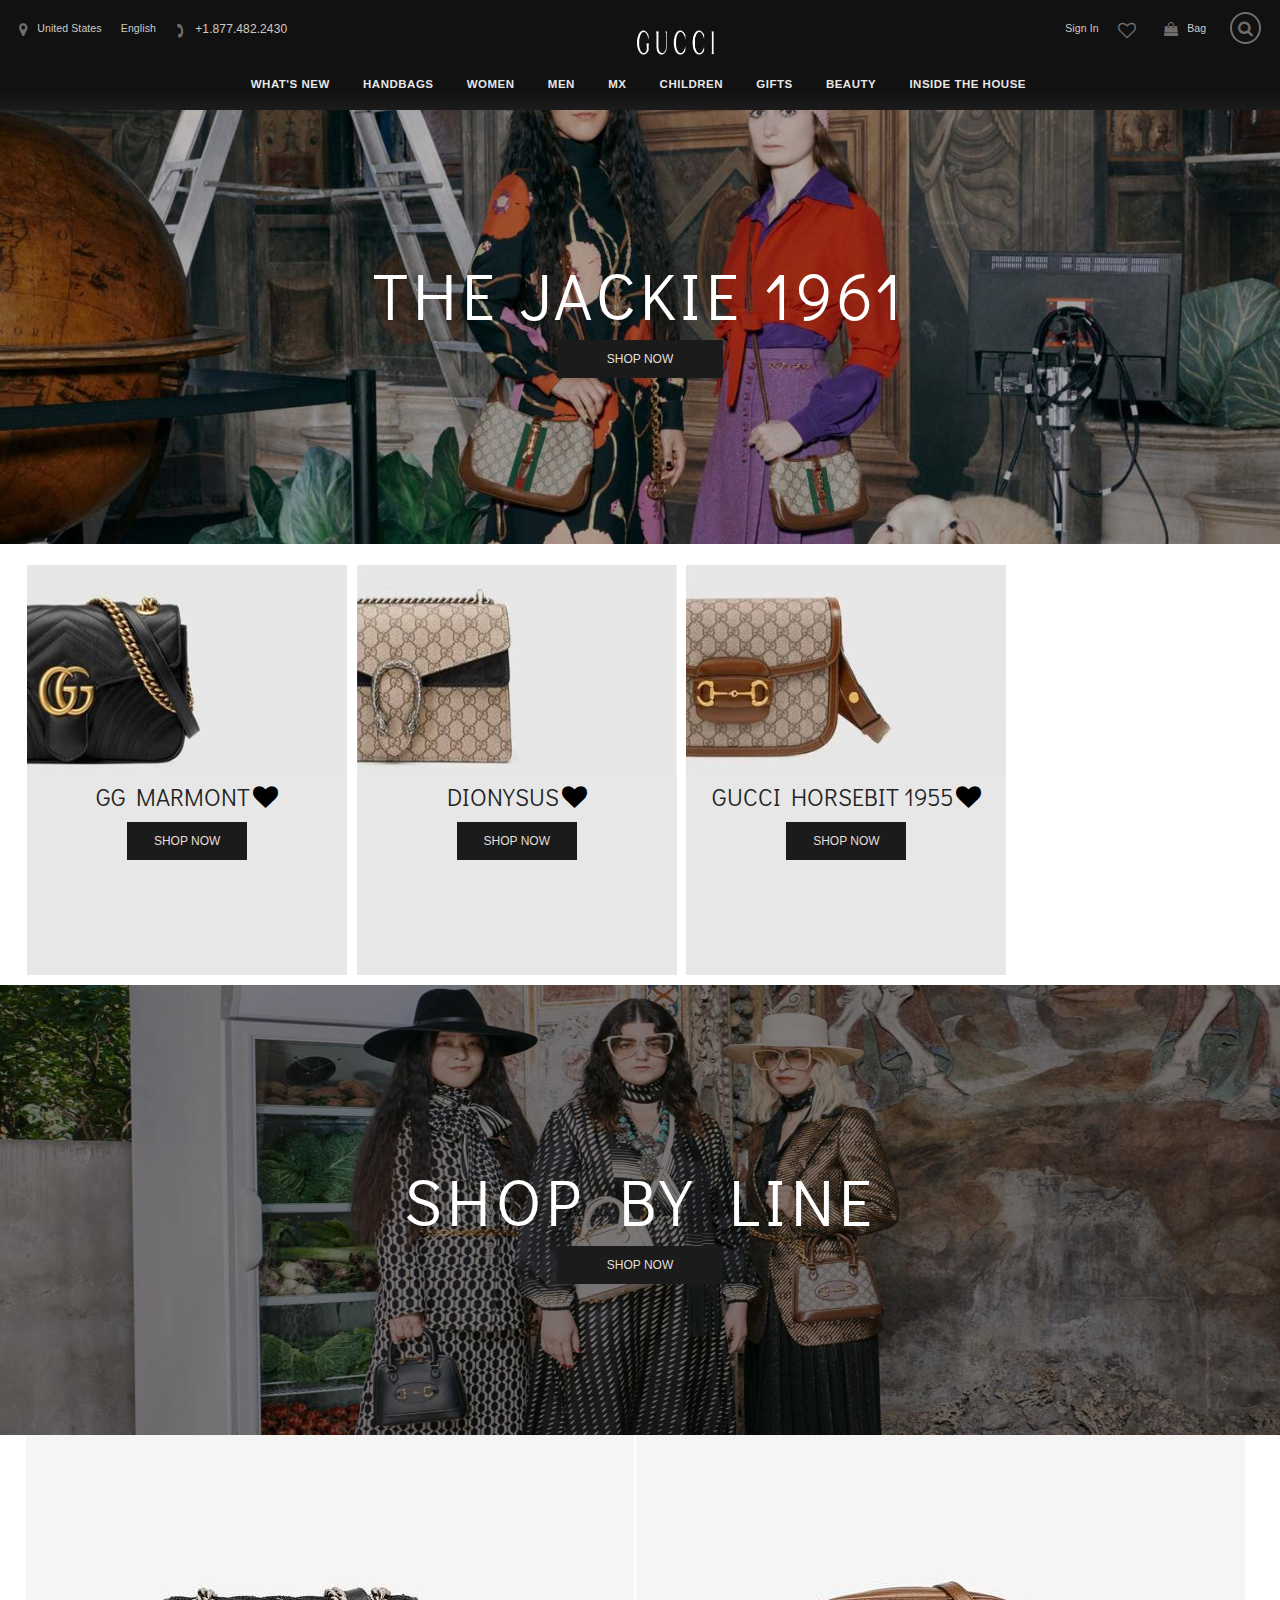
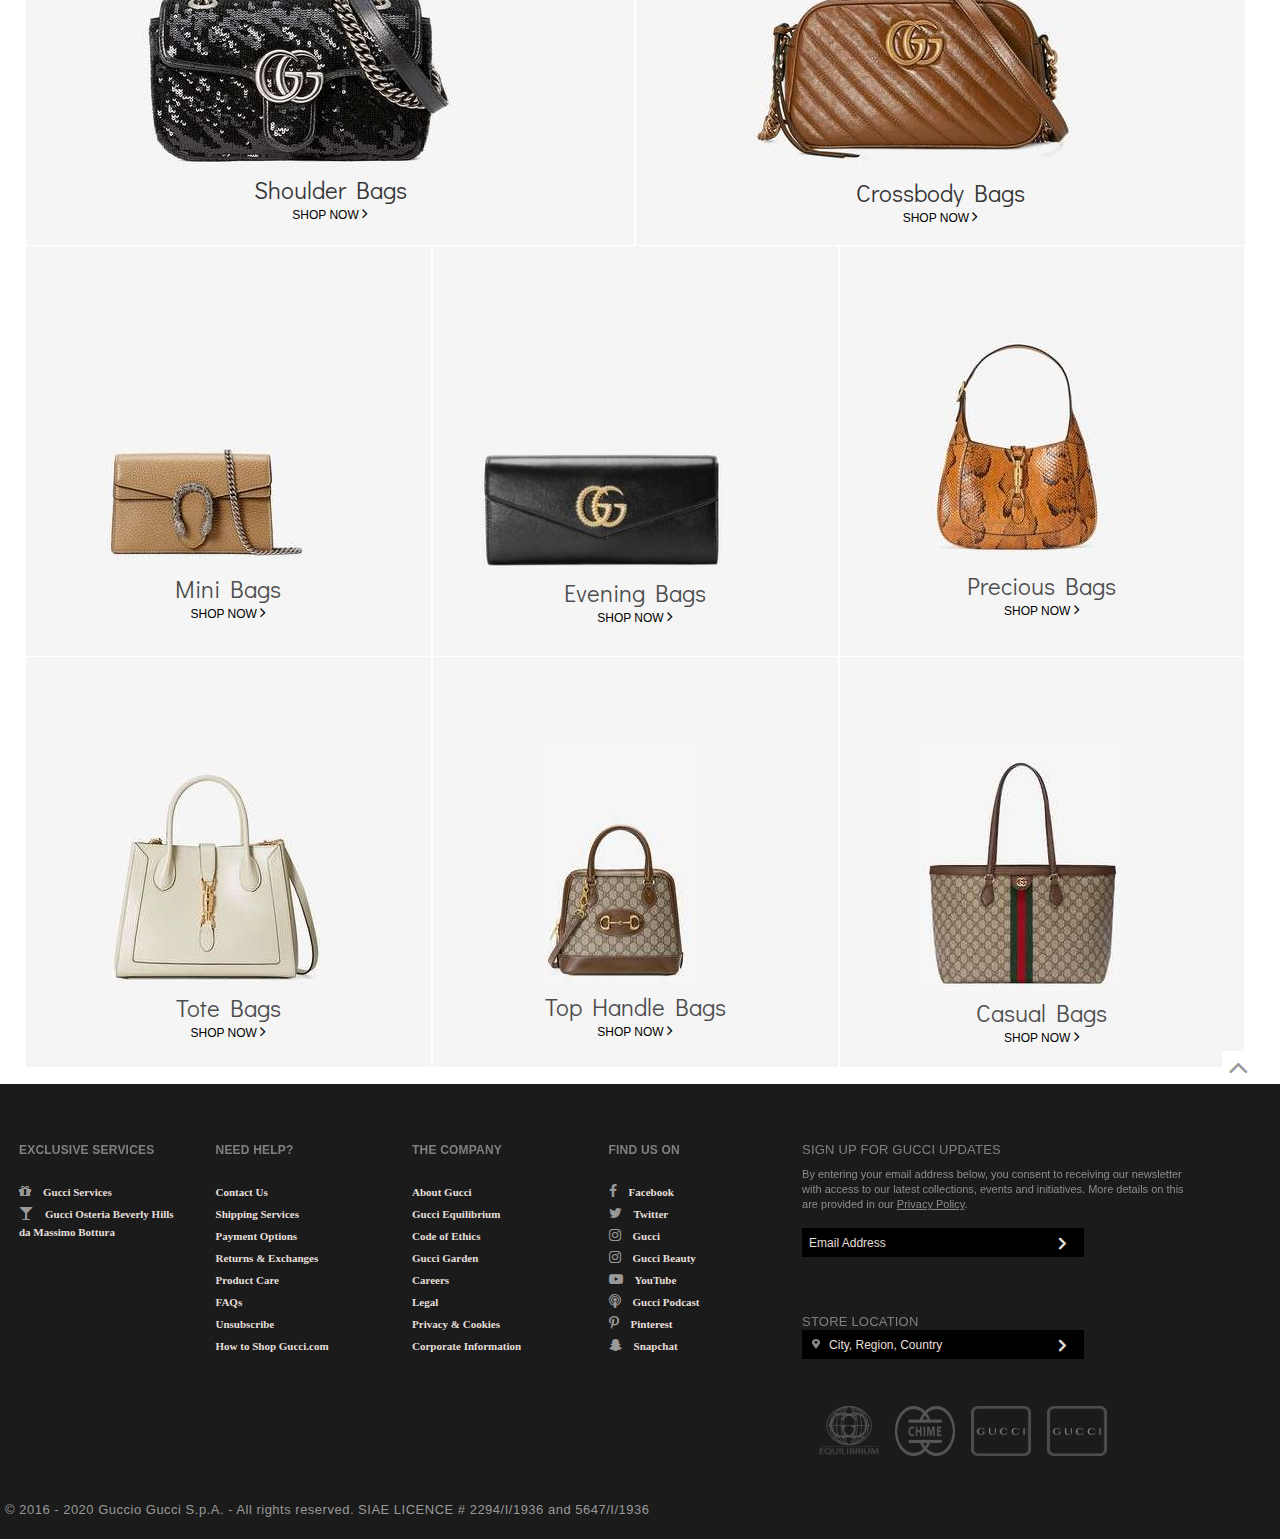
<file: HandBags-Gucci.html>
<!DOCTYPE html>
<html>
<head>
	<!-- Required meta tags -->
	<meta charset="UTF-8">
	<meta name="viewport" content="width=device-width, initial-scale=1.0">

	<!-- Link to the CSS file -->
	<link rel="stylesheet" type="text/css" href="HandBags-styles.css">
	<link rel="stylesheet" type="text/css" href="Global.css">

	<!-- Icons-->
	<link rel="stylesheet" href="https://stackpath.bootstrapcdn.com/font-awesome/4.7.0/css/font-awesome.min.css">
	<link rel="stylesheet" href="https://cdnjs.cloudflare.com/ajax/libs/font-awesome/4.7.0/css/font-awesome.min.css">
	<link rel="stylesheet" href="https://fonts.googleapis.com/icon?family=Material+Icons">

	<!-- Google Fonts -->
	<link href='https://fonts.googleapis.com/css?family=Varela|Roboto|Didact+Gothic|Roboto+Condensed|Tinos' rel='stylesheet'>

	<!-- For the JS part -->
	<script type="text/javascript" src="Gucci-js.js"></script>

	<title>
		Handbags | GUCCI
    </title>
</head>
<header class="head">
	<nav class="first-nav">
		<ul class="nav-a">
			<li class="location"><i class="fa fa-map-marker" style="font-size: 15px;"></i> <a href="#">United States</a></li>
			<li class="lang">English</li>
			<li class="contact"><i class="fa fa-phone" style="font-size: 14px;"></i> +1.877.482.2430</li>
		</ul>
		<ul class="nav-b">
			<li><a href="#">Sign In</a></li>
			<li><a href="#"><i class="fa fa-heart-o" style="font-size: 18px;"></i></a></li>
			<li><i class="fa fa-shopping-bag" style="font-size: 14px;"></i> <a href="#">Bag</a></li>
			<li class="search"><a href="#"><i class="fa fa-search" style="font-size: 16px;"></i></a></li>
		</ul>
	</nav>
	<div class="logo">
		<a href="index.html">
		    <img src="Gucci/download.png">
	    </a>
	</div>
	<nav class="second-nav">
		<ul class="categories">
			<li><a href="Whats-new_with_grid.html">What's New</a></li>
			<li><a href="#">Handbags</a></li>
			<li><a href="#">Women</a></li>
			<li><a href="#">Men</a></li>
			<li><a href="MX-Gucci.html">MX</a></li>
			<li><a href="#">Children</a></li>
			<li><a href="#">Gifts</a></li>
			<li><a href="#">Beauty</a></li>
			<li><a href="#">Inside The House</a></li>
		</ul>
	</nav>
</header>

<!-- for small devices -->

<header class="for-small-devices" id="for-small-devices">
	<div class="menu">
	<div class="icons">
		<i class="material-icons bars" id="menu-btn" onclick="openmenu()" style="font-size: 40px;font-weight: 100">menu</i>
		<br>
		<span class="menu-text">MENU</span>
	</div>

	<div class="menu-list" id="menu-list">
	<i class="material-icons close" id="close-btn" onclick="closemenu()" style="font-size:15px;">close</i>
		<div class="list-container">
		<nav class="categories-nav">
			<ul class="product-categories">
				<li><a href="Whats-new_with_grid.html">What's New</a></li>
				<li><a href="HandBags-Gucci.html">Handbags</a></li>
				<li><a href="#">Women</a></li>
				<li><a href="#">Men</a></li>
				<li><a href="#">MX</a></li>
				<li><a href="#">Children</a></li>
				<li><a href="#">Gifts</a></li>
				<li><a href="#">Beauty</a></li>
				<li><a href="#">Inside The House</a></li>
			</ul>
		</nav>
		<div class="Create-account-box">
			<div class="content-container">
				<p class="Heading">Save your favorite items</p>
				<p class="Create-btn">
					<button type="button" disabled="disabled">
			        	<a href="#">
				        	Create My Gucci Account
				    	</a>
		        	</button>
		    	</p>
			</div>
		</div>
		<nav class="other-links">
			<ul class="other-links-container">
				<li><a href="#">Sign In</a></li>
				<li><a href="#">Saved Items</a></li>
				<li><a href="#">Ship to:<span class="ship-to">United States</a></span></li>
				<li>English</li>
				<li>Client Services:<span class="client-services">+1.877.482.2430</span></li>
			</ul>
		</nav>
	</div>
	</div>
	</div>
	<div class="s-logo">
		<a href="Gucci-Home.html">
		    <img src="Gucci/download.png">
	    </a>
	</div>
	<nav class="icon-links">
		<ul>
		    <li>
		    	<a href="#">
		    		<i class="fa fa-shopping-bag"></i>
		    	</a>
		    </li>
		    <li>
		    	<a href="#">
		    		<i class="fa fa-map-marker"></i>
		    	</a>
		    </li>
		    <li>
		    	<a href=""><i class="fa fa-search"></i>
		    	</a>
		    </li>
	    </ul>
	</nav>
</header>


<!-- Hero 1 -->

<div class="bg Hero-1-container">
	<div class="text">
		<h2>The Jackie 1961</h2>
		<button type="button" disabled="disabled">
			<a href="#">
				Shop Now
			</a>
		</button>
	</div>
</div>

<!-- Hero 2 -->

<section class="Hero-2-Wrapper">
	<div class="Hero-2-container">
		<figure>
			<img src="Gucci/Handbags/images/Edited/CapsulesBgThreeStandard_beloved-marmont-small_001_Default.jpg">
			<figcaption>
				<h3>GG Marmont<i class="fa fa-heart"></i></h3>
				<p>
					<button type="button" disabled="disabled">
			            <a href="#">
				            Shop Now
				        </a>
		            </button>
		        </p>
			</figcaption>
		</figure>

		<figure>
			<img src="Gucci/Handbags/images/Edited/dsBuffer.jpg">
			<figcaption>
				<h3>Dionysus<i class="fa fa-heart"></i></h3>
				<p>
					<button type="button" disabled="disabled">
			            <a href="#">
				            Shop Now
				        </a>
		            </button>
		        </p>
			</figcaption>
		</figure>

		<figure>
			<img src="Gucci/Handbags/images/Edited/CapsulesBgThreeStandard_beloved-horsebit-small_001_Default.jpg">
			<figcaption>
				<h3>Gucci Horsebit 1955<i class="fa fa-heart"></i></h3>
				<p>
					<button type="button" disabled="disabled">
			            <a href="#">
				            Shop Now
				        </a>
		            </button>
		        </p>
			</figcaption>
		</figure>
	</div>
</section>

<!-- Hero 3 -->

<section class="Hero-3-Wrapper Wrapper-img">
	<div class="text">
	<h2>Shop By Line</h2>
	<button type="button" disabled="disabled">
		<a href="#">
			Shop Now
		</a>
	</button>
	</div>
</section>

<!-- Hero 4 -->

<section class="Hero-4-Wrapper">
	<div class="Hero-4-container">
		<figure>
			<img src="Gucci/Handbags/images/Edited/CategorySingle_handbags-new-shoulderbag_001_Light.jpg">
			<figcaption>
				<h3>Shoulder Bags</h3>
				<p>
					<a href="#">
						Shop Now
					</a>
					<i class="fa fa-angle-right"></i>
		        </p>
			</figcaption>
		</figure>
		<figure>
			<img src="Gucci/Handbags/images/Edited/CategorySingle_handbags-new-crossbody_001_Light.jpg">
			<figcaption>
				<h3>Crossbody Bags</h3>
				<p>
					<a href="#">
						Shop Now
					</a>
					<i class="fa fa-angle-right"></i>	          
		        </p>
			</figcaption>
		</figure>
	</div>
</section>


<!-- Hero 5 -->

<section class="Hero-5-Wrapper">
	<div class="Hero-5-container container">
		<figure>
			<img src="Gucci/Handbags/images/Edited/CategoryOneThird_handbags-newnew-mini_001_Light.jpg">
			<figcaption>
				<h3>Mini Bags</h3>
				<p>
					<a href="#">
						Shop Now
					</a>
					<i class="fa fa-angle-right"></i>
		        </p>
			</figcaption>
		</figure>
		<figure>
			<img src="Gucci/Handbags/images/Edited/CategoryOneThird_handbags-newnew-evening_001_Light.jpg" class="evening" width="250" style="margin-left: 45px;">
			<figcaption>
				<h3>Evening Bags</h3>
				<p>
					<a href="#">
						Shop Now
					</a>
					<i class="fa fa-angle-right"></i>	          
		        </p>
			</figcaption>
		</figure>
		<figure>
			<img src="Gucci/Handbags/images/Edited/CategoryOneThird_handbags-newnew-precious_001_Light.jpg">
			<figcaption>
				<h3>Precious Bags</h3>
				<p>
					<a href="#">
						Shop Now
					</a>
					<i class="fa fa-angle-right"></i>	          
		        </p>
			</figcaption>
		</figure>
	</div>
</section>


<!-- Hero 5 -->

<section class="Hero-6-Wrapper">
	<div class="Hero-6-container container">
		<figure>
			<img src="Gucci/Handbags/images/Edited/CategoryOneThird_handbags-new-tote_001_Light.jpg">
			<figcaption>
				<h3>Tote Bags</h3>
				<p>
					<a href="#">
						Shop Now
					</a>
					<i class="fa fa-angle-right"></i>
		        </p>
			</figcaption>
		</figure>
		<figure>
			<img src="Gucci/Handbags/images/Edited/CategoryOneThird_handbags-tophandle_001_Light.jpg" class="evening" style="margin-left: 26%;">
			<figcaption>
				<h3>Top Handle Bags</h3>
				<p>
					<a href="#">
						Shop Now
					</a>
					<i class="fa fa-angle-right"></i>	          
		        </p>
			</figcaption>
		</figure>
		<figure>
			<img src="Gucci/Handbags/images/Edited/CategoryOneThird_handbags-new-casual_001_Light.jpg">
			<figcaption>
				<h3>Casual Bags</h3>
				<p>
					<a href="#">
						Shop Now
					</a>
					<i class="fa fa-angle-right"></i>	          
		        </p>
			</figcaption>
		</figure>
	</div>
</section>

<!------- Footer -------->

<div class="back-to-top">
	<a href="#">
		<i class="fa fa-angle-up" style="font-size: 32px;"></i>
	</a>
</div>

<footer>
	<section>
		<article>
	<div class="nav1">
		<ul>
			<li class="title">Exclusive Services</li>
			<li><i class="fa fa-gift"></i><a href="#">Gucci Services</a></li>
			<li><i class="fa fa-glass"></i><a href="#">Gucci Osteria Beverly Hills da Massimo Bottura</a></li>
		</ul>
	</div>

	<div class="nav2">
		<ul>
			<li class="title">Need Help?</li>
			<li><a href="#">Contact Us</a></li>
			<li><a href="#">Shipping Services</a></li>
		    <li><a href="#">Payment Options</a></li>
			<li><a href="#">Returns & Exchanges</a></li>
			<li><a href="#">Product Care</a></li>
			<li><a href="#">FAQs</a></li>
			<li><a href="#">Unsubscribe</a></li>
			<li><a href="#">How to Shop Gucci.com</a></li>
		</ul>
	</div>

	<div class="nav3">
		<ul>
			<li class="title">The Company</li>
			<li><a href="#">About Gucci</a></li>
			<li><a href="#">Gucci Equilibrium</a></li>
			<li><a href="#">Code of Ethics</a></li>
			<li><a href="#">Gucci Garden</a></li>
			<li><a href="#">Careers</a></li>
			<li><a href="#">Legal</a></li>
			<li><a href="#">Privacy & Cookies</a></li>
			<li><a href="#">Corporate Information</a></li>
		</ul>
	</div>


	<div class="nav4">
		<ul>
			<li class="title">Find Us On</li>
			<li>
				<a href="http://www.Facebook.com/Gucci" target="_blank" class="link_fb">
					<i class="fa fa-facebook-f"></i>Facebook
				</a>
			</li>
			<li>
				<a href="http://www.Twitter.com/Gucci" target="_blank" class="link_tw">
					<i class="fa fa-twitter"></i>Twitter
				</a>
			</li>
			<li>
				<a href="http://www.Instagram.com/Gucci" target="_blank" class="link_insta">
					<i class="fa fa-instagram"></i>Gucci
				</a>
			</li>
			<li>
				<a href="http://www.Instagram.com/Guccibeauty" target="_blank" class="link_gb">
					<i class="fa fa-instagram"></i>Gucci Beauty
				</a>
			</li>
			<li>
				<a href="http://www.YouTube.com/Gucci" target="_blank" class="link_yt">
					<i class="fa fa-youtube-play"></i>YouTube
				</a>
			</li>
			<li>
				<a href="http://on.Gucci.com/GucciPodcastSito" target="_blank" class="link_gp">
					<i class="fa fa-podcast"></i>Gucci Podcast
				</a>
			</li>
			<li>
				<a href="http://www.Pinterest.com/Gucci" target="_blank" class="link_pin">
					<i class="fa fa-pinterest-p"></i>Pinterest
				</a>
			</li>
			<li>
				<a href="http://www.Snapchat.com" target="_blank" class="link_snap">
					<i class="fa fa-snapchat-ghost"></i>Snapchat
				</a>
			</li>
		</ul>
	</div>

	<div class="side">
		<p class="title">
		    SIGN UP FOR GUCCI UPDATES
	    </p>
		<p class="ft-text">
			By entering your email address below, you consent to receiving our newsletter with access to our latest collections, events and initiatives. More details on this are provided in our <a href="#"> Privacy Policy</a>.
		</p>
		<form action="" method="post" class="footer-form form1">
			<input type="text" name="email-address" placeholder="Email Address" id="email-address" class="input-box" required>
			<button class="submit" type="submit">
			<i class="fa fa-angle-right"></i>
			</button>
		</form>
		<br />
		<form action="" method="get" class="footer-form form2">
			<label class="title" for="store-location">
			    Store Location
		    </label>
			<input type="text" name="store-search" placeholder="City, Region, Country" id="store-location" class="input-box">
			<button class="submit" type="submit">
			<i class="fa fa-angle-right"></i>
			</button>
		</form>
		<br />
		<div class="ft-links">
			<ul>
				<li>
					<a href="#">
						<img src="Gucci/ft-logos/Equilibrium.png">
					</a>
				</li>
				<li>
					<a href="#">
						<img src="Gucci/ft-logos/Chime.png">
					</a>
				</li>
				<li>
					<a href="#">
						<img src="Gucci/ft-logos/Gucci.png">
					</a>
				</li>
				<li>
					<a href="#">
						<img src="Gucci/ft-logos/Gucci.png">
					</a>
				</li>
			</ul>
			
		</div>
	</div>
	</article>

		<p class="copyright">
		    &copy; 2016 - 2020 Guccio Gucci S.p.A. - All rights reserved. SIAE LICENCE # 2294/I/1936 and 5647/I/1936
	    </p>

</section>
</footer>


</body>
</html>
</file>
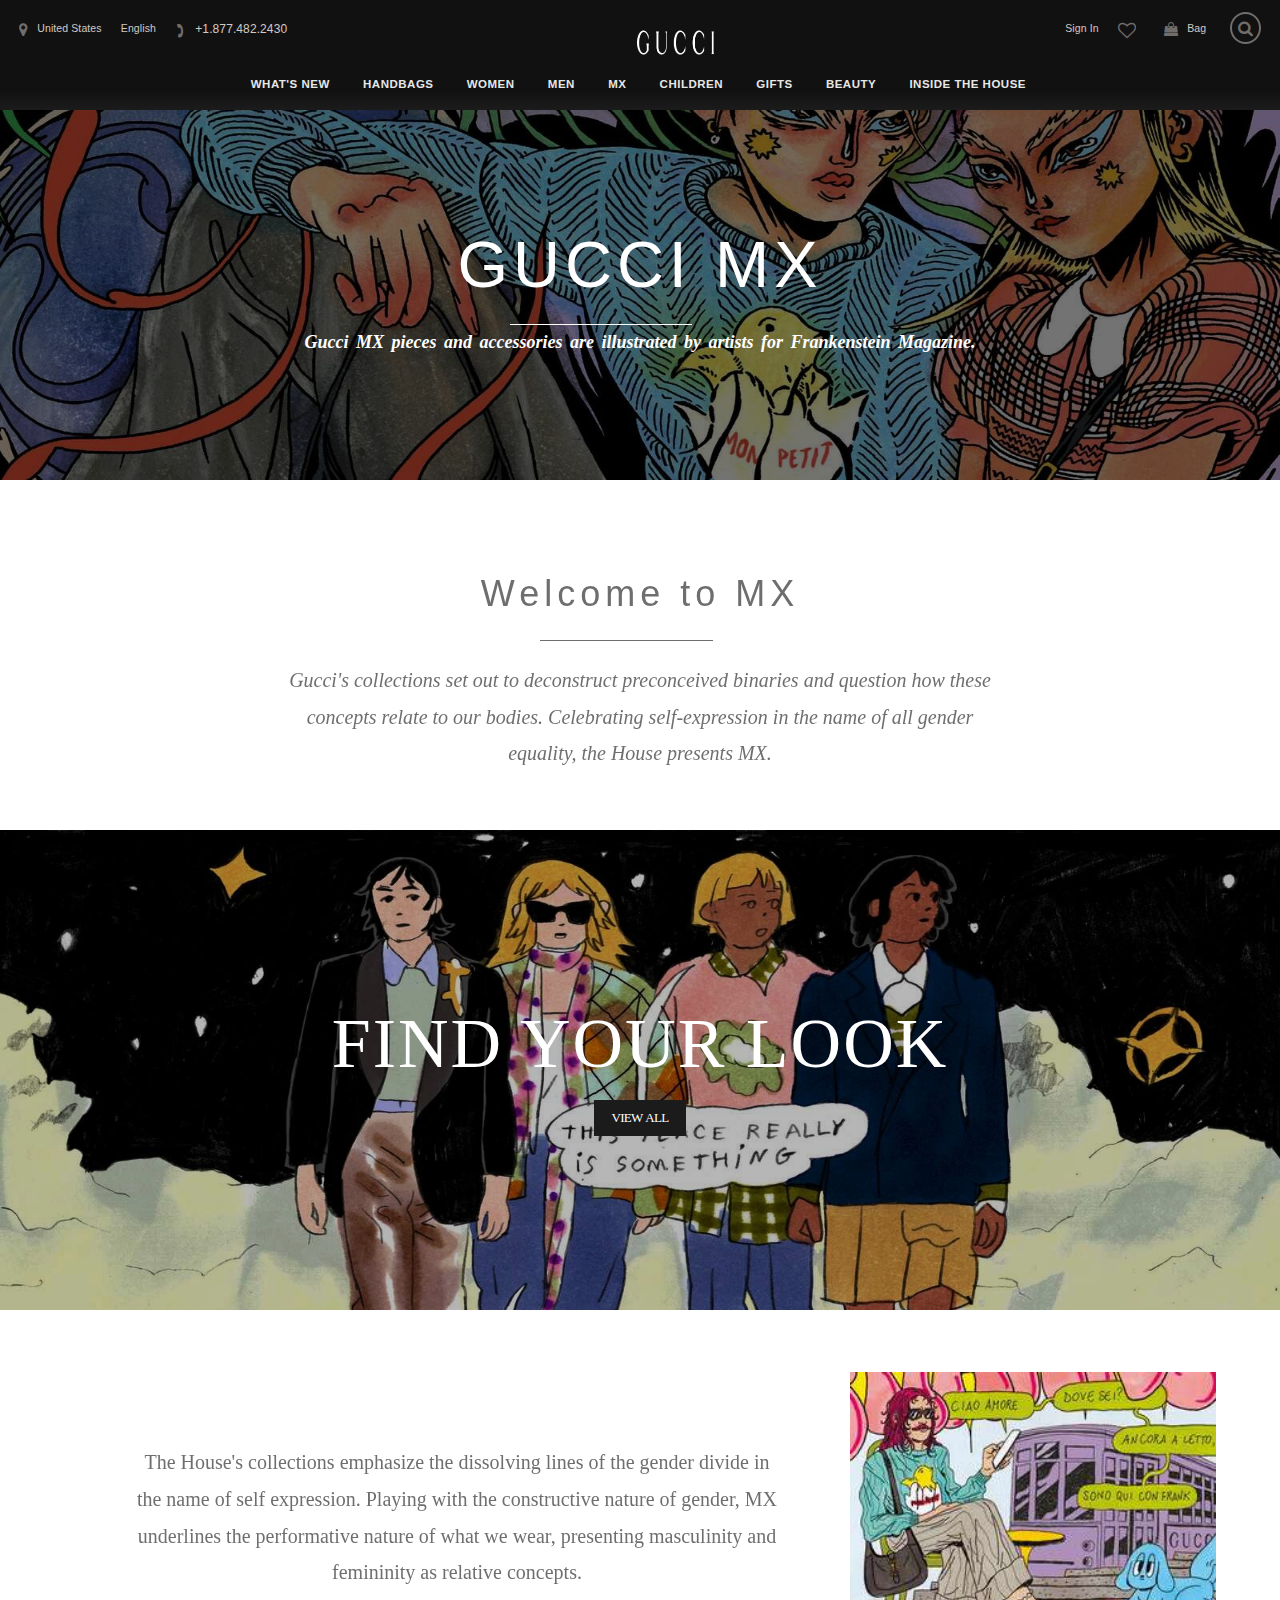
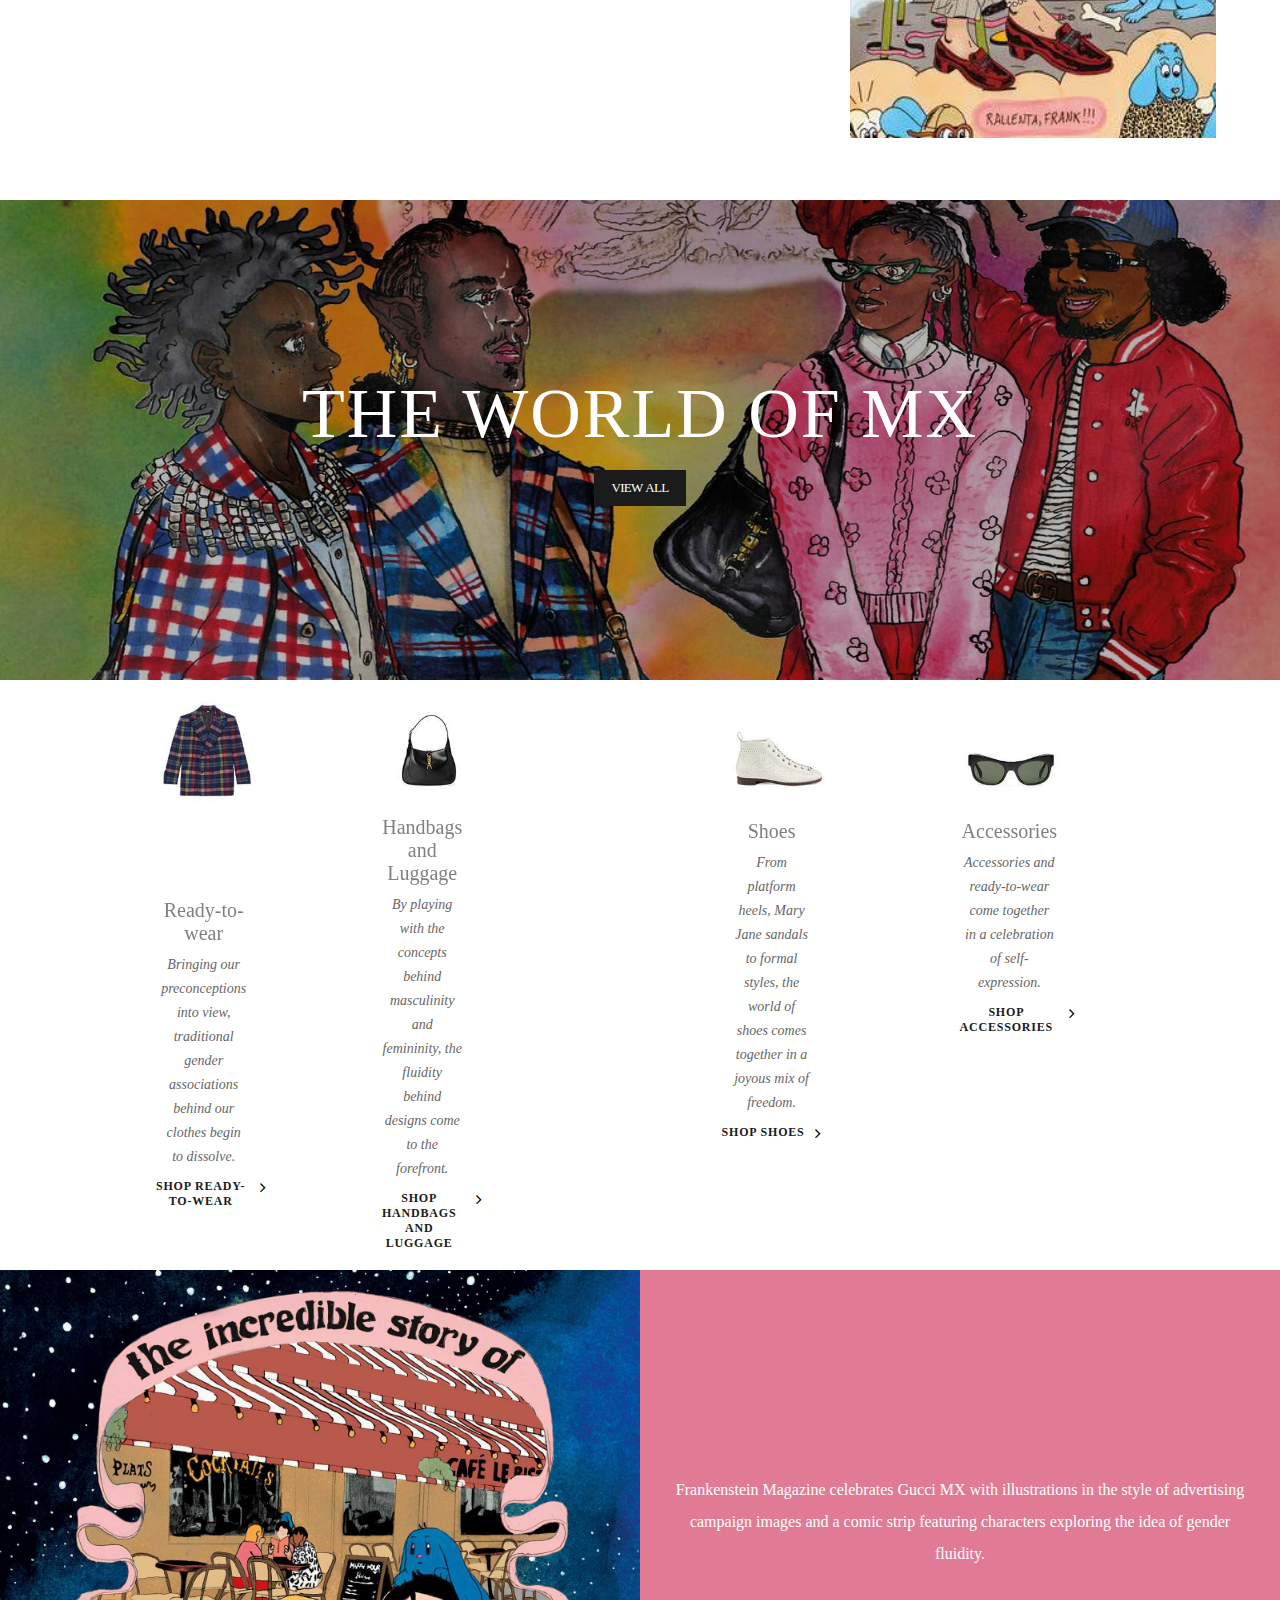
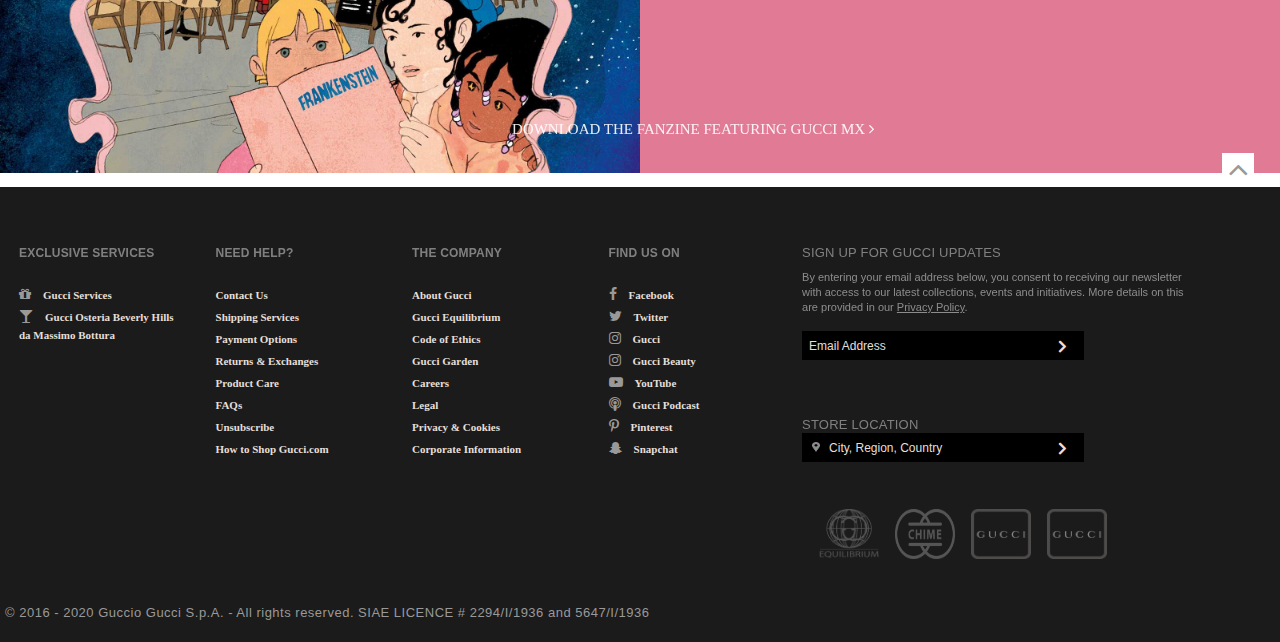
<file: MX-Gucci.html>
<!DOCTYPE html>
<html lang="en">
<head>

	<!-- Required meta tags -->
	<meta charset="UTF-8">
	<meta name="viewport" content="width=device-width, initial-scale=1.0"> 

	<!-- Link to the CSS file -->
	<link rel="stylesheet" type="text/css" href="MX-Styles.css">
	<link rel="stylesheet" type="text/css" href="Global.css">

	<!-- Icons-->
	<link rel="stylesheet" href="https://stackpath.bootstrapcdn.com/font-awesome/4.7.0/css/font-awesome.min.css">
	<link rel="stylesheet" href="https://cdnjs.cloudflare.com/ajax/libs/font-awesome/4.7.0/css/font-awesome.min.css">
	<link rel="stylesheet" href="https://fonts.googleapis.com/icon?family=Material+Icons">

	<!-- Google Fonts -->
	<link href='https://fonts.googleapis.com/css?family=Century+Gothic|Nunito' rel='stylesheet'>

	<!-- For Js Part -->
	<script type="text/javascript" src="Gucci-js.js"></script>

	
	<title>The MX Project | Gucci</title>
</head>
<body id="body">
<header class="head">
	<nav class="first-nav">
		<ul class="nav-a">
			<li class="location"><i class="fa fa-map-marker" style="font-size: 15px;"></i> <a href="#">United States</a></li>
			<li class="lang">English</li>
			<li class="contact"><i class="fa fa-phone" style="font-size: 14px;"></i> +1.877.482.2430</li>
		</ul>
		<ul class="nav-b">
			<li><a href="#">Sign In</a></li>
			<li><a href="#"><i class="fa fa-heart-o" style="font-size: 18px;"></i></a></li>
			<li><i class="fa fa-shopping-bag" style="font-size: 14px;"></i> <a href="#">Bag</a></li>
			<li class="search"><a href="#"><i class="fa fa-search" style="font-size: 16px;"></i></a></li>
		</ul>
	</nav>
	<div class="logo">
		<a href="Gucci-Home.html">
		    <img src="Gucci/download.png">
	    </a>
	</div>
	<nav class="second-nav">
		<ul class="categories">
			<li><a href="Whats-new_with_grid.html">What's New</a></li>
			<li><a href="HandBags-Gucci.html">Handbags</a></li>
			<li><a href="#">Women</a></li>
			<li><a href="#">Men</a></li>
			<li><a href="#">MX</a></li>
			<li><a href="#">Children</a></li>
			<li><a href="#">Gifts</a></li>
			<li><a href="#">Beauty</a></li>
			<li><a href="#">Inside The House</a></li>
		</ul>
	</nav>
</header>

<!-- for small devices -->

<header class="for-small-devices" id="for-small-devices">
	<div class="menu">
	<div class="icons">
		<i class="material-icons bars" id="menu-btn" onclick="openmenu()" style="font-size: 40px;font-weight: 100">menu</i>
		<br>
		<span class="menu-text">MENU</span>
	</div>

	<div class="menu-list" id="menu-list">
	<i class="material-icons close" id="close-btn" onclick="closemenu()" style="font-size:15px;">close</i>
		<div class="list-container">
		<nav class="categories-nav">
			<ul class="product-categories">
				<li><a href="Whats-new_with_grid.html">What's New</a></li>
				<li><a href="HandBags-Gucci.html">Handbags</a></li>
				<li><a href="#">Women</a></li>
				<li><a href="#">Men</a></li>
				<li><a href="#">MX</a></li>
				<li><a href="#">Children</a></li>
				<li><a href="#">Gifts</a></li>
				<li><a href="#">Beauty</a></li>
				<li><a href="#">Inside The House</a></li>
			</ul>
		</nav>
		<div class="Create-account-box">
			<div class="content-container">
				<p class="Heading">Save your favorite items</p>
				<p class="Create-btn">
					<button type="button" disabled="disabled">
			        	<a href="#">
				        	Create My Gucci Account
				    	</a>
		        	</button>
		    	</p>
			</div>
		</div>
		<nav class="other-links">
			<ul class="other-links-container">
				<li><a href="#">Sign In</a></li>
				<li><a href="#">Saved Items</a></li>
				<li><a href="#">Ship to:<span class="ship-to">United States</a></span></li>
				<li>English</li>
				<li>Client Services:<span class="client-services">+1.877.482.2430</span></li>
			</ul>
		</nav>
	</div>
	</div>
	</div>
	<div class="s-logo">
		<a href="Gucci-Home.html">
		    <img src="Gucci/download.png">
	    </a>
	</div>
	<nav class="icon-links">
		<ul>
		    <li>
		    	<a href="#">
		    		<i class="fa fa-shopping-bag"></i>
		    	</a>
		    </li>
		    <li>
		    	<a href="#">
		    		<i class="fa fa-map-marker"></i>
		    	</a>
		    </li>
		    <li>
		    	<a href=""><i class="fa fa-search"></i>
		    	</a>
		    </li>
	    </ul>
	</nav>
</header>

<!-- Main Hero -->

<main>
	<div class="text">
		<h1>Gucci MX</h1>
		<p>Gucci MX pieces and accessories are illustrated by artists for Frankenstein Magazine.</p>
	</div>
</main>

<!-- hero1 -->

<section class="hero-1-Wrappper">
	<div class="hero-1-container">
		<div class="hero-1-text">
			<h2>Welcome to MX</h2>
			<p>Gucci's collections set out to deconstruct preconceived binaries and question how these concepts relate to our bodies. Celebrating self-expression in the name of all gender equality, the House presents MX.</p>
	    </div>
	</div>
</section>

<!-- hero2 -->

<section class="hero-2-Wrappper">
	<div class="hero-2-container container">
		<div class="text">
			<h2>Find Your Look</h2>
			<p>
				<button type="button" disabled="disabled">
			        <a href="#">
				        View All
				    </a>
		        </button>
		    </p>
		</div>
	</div>
</section>

<!-- hero2 -->

<section class="hero-3-wrapper">
	<div class="hero-3-container">
		<div class="content">
			<p>The House's collections emphasize the dissolving lines of the gender divide in the name of self expression. Playing with the constructive nature of gender, MX underlines the performative nature of what we wear, presenting masculinity and femininity as relative concepts.</p>
			<img src="Gucci/MX/images/BlockQuote_FS03-MX-01_001_Default.jpg">
		</div>
	</div>
</section>

<!-- hero4 -->

<section class="hero-4-Wrappper">
	<div class="hero-4-container container">
		<div class="text">
			<h2>THE WORLD OF MX</h2>
			<p>
					<button type="button" disabled="disabled">
			            <a href="#">
				            View All
				        </a>
		            </button>
		        </p>
		</div>
	</div>
</section>

<!-- hero5 -->

<section class="hero-5-Wrappper">
	<div class="hero-5-container">
		<div class="items-a">
			<figure class="r-t-w">
				<img src="Gucci/MX/images/BestOfEditsItem_MX-FS03-1_001_Light.jpg">
				<a href="#">
					<figcaption>
						<h3>Ready-to-wear</h3>
						<p class="description">Bringing our preconceptions into view, traditional gender associations behind our clothes begin to dissolve.</p>
						<p class="btn">
							<a href="#">
							SHOP READY-TO-WEAR
							</a>
							<i class="fa fa-angle-right"></i>
						</p>
					</figcaption>
				</a>
			</figure>

			<figure class="h-l">
				<img src="Gucci/MX/images/BestOfEditsItem_MX-FS03-2_001_Light.jpg">
				<a href="#">
					<figcaption>
						<h3>Handbags and Luggage</h3>
						<p class="description">By playing with the concepts behind masculinity and femininity, the fluidity behind designs come to the forefront.</p>
						<p class="btn">
							<a href="#">
							SHOP Handbags and Luggage
							</a>
							<i class="fa fa-angle-right"></i>
						</p>
					</figcaption>
				</a>
			</figure>
		</div>

		<div class="items-b">
			<figure class="shoes">
				<img src="Gucci/MX/images/BestOfEditsItem_MX-FS03-3_001_Light.jpg">
				<a href="">
					<figcaption>
						<h3>Shoes</h3>
						<p class="description">From platform heels, Mary Jane sandals to formal styles, the world of shoes comes together in a joyous mix of freedom.</p>
						<p class="btn">
							<a href="#">
							SHOP Shoes
							</a>
							<i class="fa fa-angle-right"></i>
						</p>
					</figcaption>
				</a>
			</figure>

			<figure class="accessories">
				<img src="Gucci/MX/images/BestOfEditsItem_MX-FS03-4_001_Light.jpg">
				<a href="#">
					<figcaption>
						<h3>Accessories</h3>
						<p class="description">Accessories and ready-to-wear come together in a celebration of self-expression.</p>
						<p class="btn">
							<a href="#">
							SHOP ACCESSORIES
							</a>
							<i class="fa fa-angle-right"></i>
						</p>
					</figcaption>
				</a>
			</figure>
		</div>
	</div>
</section>

<!-- hero-6 -->

<section class="hero-6-Wrappper">
	<div class="hero-6-container">
		<div class="contents">
		    <div class="image">
			    <img src="Gucci/MX/images/PdpEditorialHalfStandard_FS03-MXPDPEditorial-1_001_Default.jpg">
		    </div>
		    <div class="text-area">
			    <p><a href="http://www.instagram.com" target="_blank">Frankenstein Magazine</a> celebrates Gucci MX with illustrations in the style of advertising campaign images and a comic strip featuring characters exploring the idea of gender fluidity.</p>
		    </div>
		    <div class="cta">
			    <a href="http://www.Gucci.com" class="download-link" target="_blank">
				Download the fanzine featuring Gucci MX
				<i class="fa fa-angle-right"></i>
			    </a>
		    </div>
		</div>		    
	</div>
</section>


<!------- Footer -------->

<div class="back-to-top">
	<a href="#">
		<i class="fa fa-angle-up" style="font-size: 32px;"></i>
	</a>
</div>

<footer>
	<section>
		<article>
	<div class="nav1">
		<ul>
			<li class="title">Exclusive Services</li>
			<li><i class="fa fa-gift"></i><a href="#">Gucci Services</a></li>
			<li><i class="fa fa-glass"></i><a href="#">Gucci Osteria Beverly Hills da Massimo Bottura</a></li>
		</ul>
	</div>

	<div class="nav2">
		<ul>
			<li class="title">Need Help?</li>
			<li><a href="#">Contact Us</a></li>
			<li><a href="#">Shipping Services</a></li>
		    <li><a href="#">Payment Options</a></li>
			<li><a href="#">Returns & Exchanges</a></li>
			<li><a href="#">Product Care</a></li>
			<li><a href="#">FAQs</a></li>
			<li><a href="#">Unsubscribe</a></li>
			<li><a href="#">How to Shop Gucci.com</a></li>
		</ul>
	</div>

	<div class="nav3">
		<ul>
			<li class="title">The Company</li>
			<li><a href="#">About Gucci</a></li>
			<li><a href="#">Gucci Equilibrium</a></li>
			<li><a href="#">Code of Ethics</a></li>
			<li><a href="#">Gucci Garden</a></li>
			<li><a href="#">Careers</a></li>
			<li><a href="#">Legal</a></li>
			<li><a href="#">Privacy & Cookies</a></li>
			<li><a href="#">Corporate Information</a></li>
		</ul>
	</div>


	<div class="nav4">
		<ul>
			<li class="title">Find Us On</li>
			<li>
				<a href="http://www.Facebook.com/Gucci" target="_blank" class="link_fb">
					<i class="fa fa-facebook-f"></i>Facebook
				</a>
			</li>
			<li>
				<a href="http://www.Twitter.com/Gucci" target="_blank" class="link_tw">
					<i class="fa fa-twitter"></i>Twitter
				</a>
			</li>
			<li>
				<a href="http://www.Instagram.com/Gucci" target="_blank" class="link_insta">
					<i class="fa fa-instagram"></i>Gucci
				</a>
			</li>
			<li>
				<a href="http://www.Instagram.com/Guccibeauty" target="_blank" class="link_gb">
					<i class="fa fa-instagram"></i>Gucci Beauty
				</a>
			</li>
			<li>
				<a href="http://www.YouTube.com/Gucci" target="_blank" class="link_yt">
					<i class="fa fa-youtube-play"></i>YouTube
				</a>
			</li>
			<li>
				<a href="http://on.Gucci.com/GucciPodcastSito" target="_blank" class="link_gp">
					<i class="fa fa-podcast"></i>Gucci Podcast
				</a>
			</li>
			<li>
				<a href="http://www.Pinterest.com/Gucci" target="_blank" class="link_pin">
					<i class="fa fa-pinterest-p"></i>Pinterest
				</a>
			</li>
			<li>
				<a href="http://www.Snapchat.com" target="_blank" class="link_snap">
					<i class="fa fa-snapchat-ghost"></i>Snapchat
				</a>
			</li>
		</ul>
	</div>

	<div class="side">
		<p class="title">
		    SIGN UP FOR GUCCI UPDATES
	    </p>
		<p class="ft-text">
			By entering your email address below, you consent to receiving our newsletter with access to our latest collections, events and initiatives. More details on this are provided in our <a href="#"> Privacy Policy</a>.
		</p>
		<form action="" method="post" class="footer-form form1">
			<input type="text" name="email-address" placeholder="Email Address" id="email-address" class="input-box" required>
			<button class="submit" type="submit">
			<i class="fa fa-angle-right"></i>
			</button>
		</form>
		<br />
		<form action="" method="get" class="footer-form form2">
			<label class="title" for="store-location">
			    Store Location
		    </label>
			<input type="text" name="store-search" placeholder="City, Region, Country" id="store-location" class="input-box">
			<button class="submit" type="submit">
			<i class="fa fa-angle-right"></i>
			</button>
		</form>
		<br />
		<div class="ft-links">
			<ul>
				<li>
					<a href="#">
						<img src="Gucci/ft-logos/Equilibrium.png">
					</a>
				</li>
				<li>
					<a href="#">
						<img src="Gucci/ft-logos/Chime.png">
					</a>
				</li>
				<li>
					<a href="#">
						<img src="Gucci/ft-logos/Gucci.png">
					</a>
				</li>
				<li>
					<a href="#">
						<img src="Gucci/ft-logos/Gucci.png">
					</a>
				</li>
			</ul>
			
		</div>
	</div>
	</article>

		<p class="copyright">
		    &copy; 2016 - 2020 Guccio Gucci S.p.A. - All rights reserved. SIAE LICENCE # 2294/I/1936 and 5647/I/1936
	    </p>

</section>
</footer>


</body>
</html>
</file>
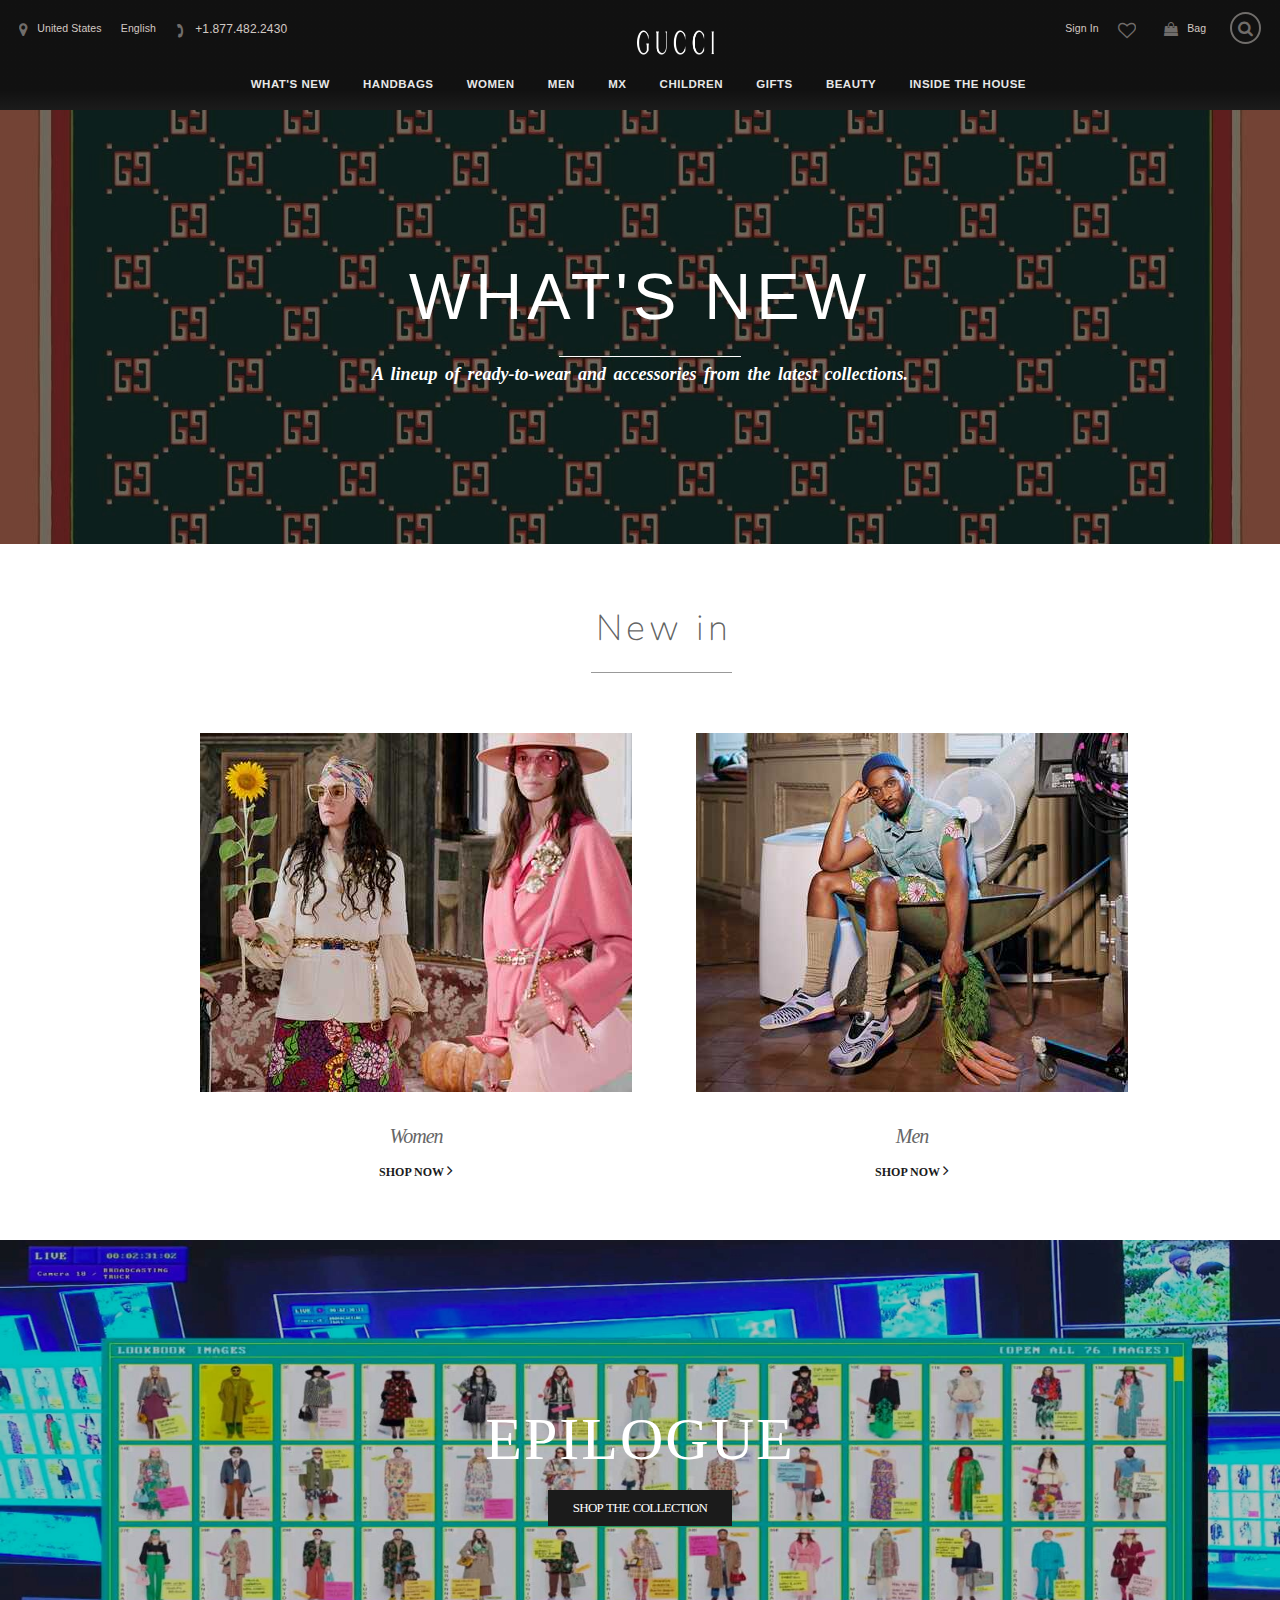
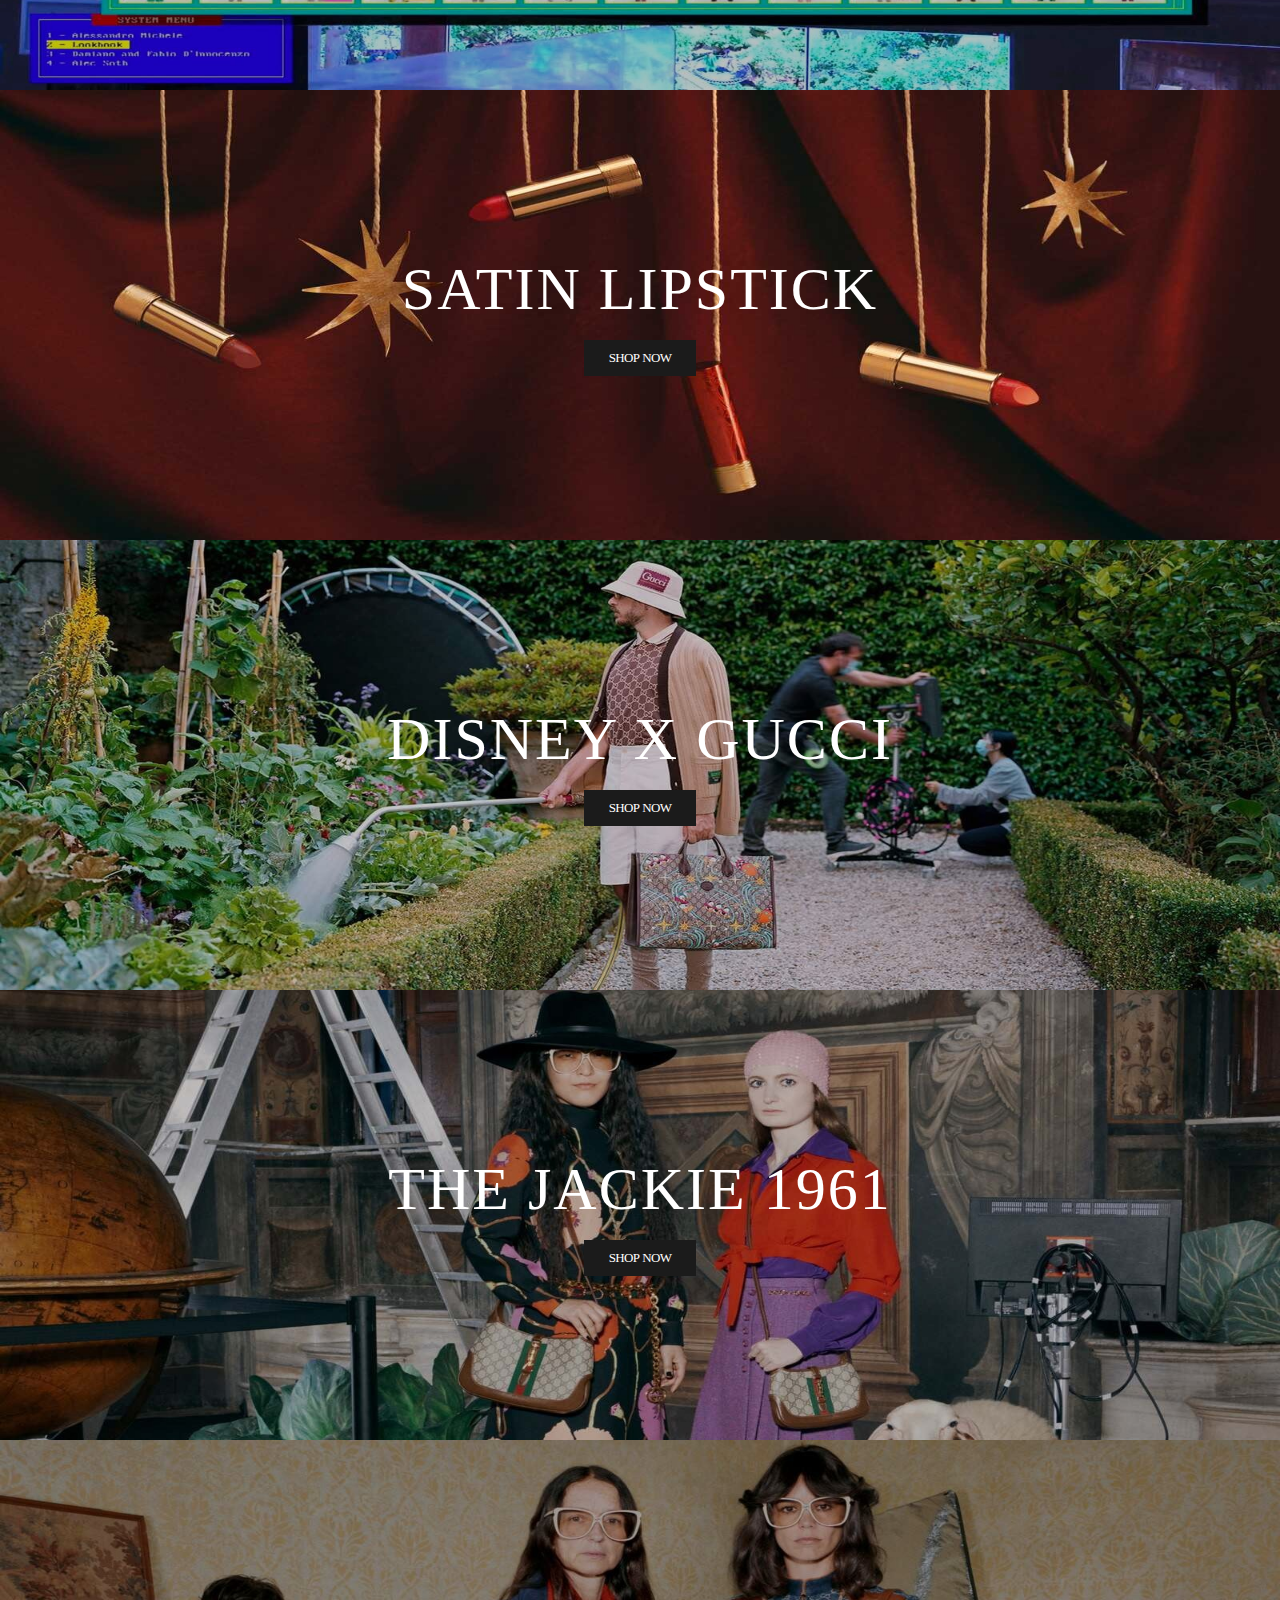
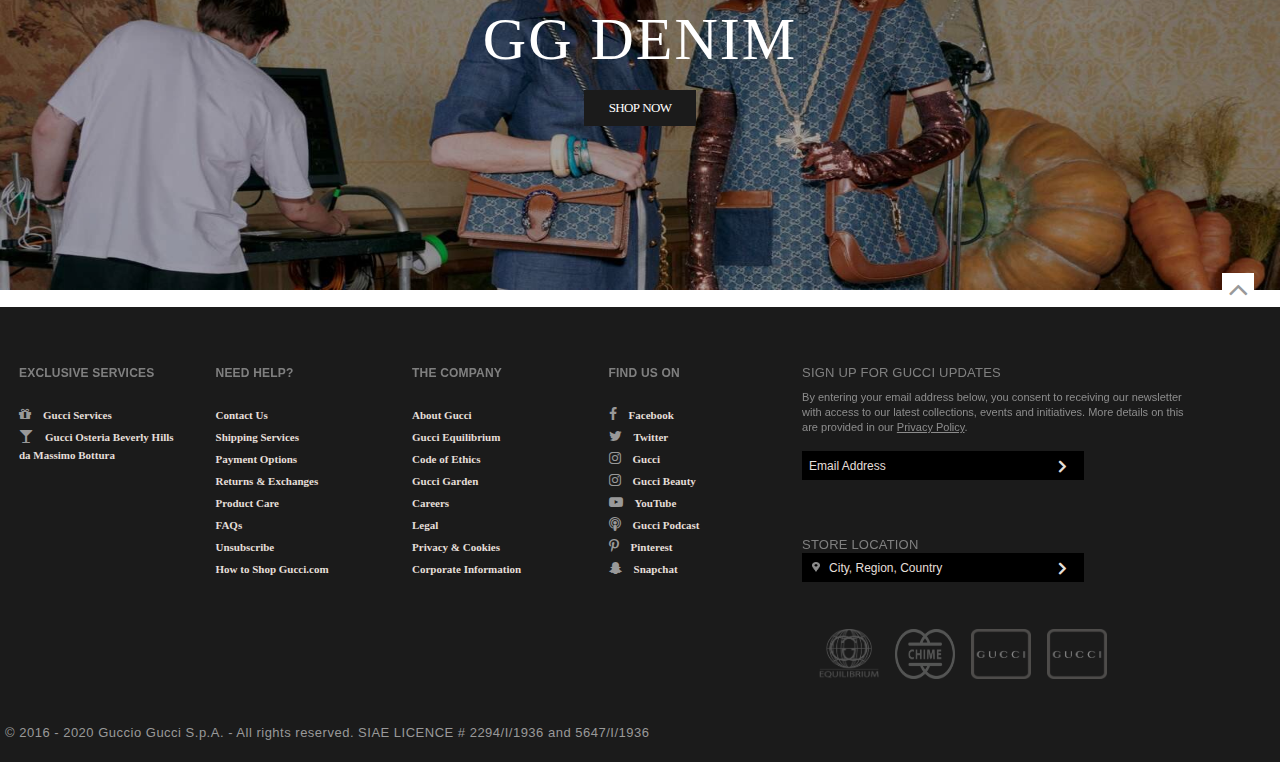
<file: Whats-new_with_grid.html>
<!DOCTYPE html>
<html lang="en">
<head>

	<!-- Required meta tags -->
	<meta charset="UTF-8">
	<meta name="viewport" content="width=device-width, initial-scale=1.0"> 

	<!-- Link to the CSS file -->
	<link rel="stylesheet" type="text/css" href="W-N-grid-styles.css">
	<link rel="stylesheet" type="text/css" href="Global.css">

	<!-- Icons-->
	<link rel="stylesheet" href="https://stackpath.bootstrapcdn.com/font-awesome/4.7.0/css/font-awesome.min.css">
	<link rel="stylesheet" href="https://cdnjs.cloudflare.com/ajax/libs/font-awesome/4.7.0/css/font-awesome.min.css">
	<link rel="stylesheet" href="https://fonts.googleapis.com/icon?family=Material+Icons">

	<!-- Google Fonts -->
	<link href='https://fonts.googleapis.com/css?family=Century+Gothic|Nunito' rel='stylesheet'>

	<!-- For the JS part -->
	<script type="text/javascript" src="Gucci-js.js"></script>

	<title>What's New | Gucci</title>
</head>
<body>
<header class="head">
	<nav class="first-nav">
		<ul class="nav-a">
			<li class="location"><i class="fa fa-map-marker" style="font-size: 15px;"></i> <a href="#">United States</a></li>
			<li class="lang">English</li>
			<li class="contact"><i class="fa fa-phone" style="font-size: 14px;"></i> +1.877.482.2430</li>
		</ul>
		<ul class="nav-b">
			<li><a href="#">Sign In</a></li>
			<li><a href="#"><i class="fa fa-heart-o" style="font-size: 18px;"></i></a></li>
			<li><i class="fa fa-shopping-bag" style="font-size: 14px;"></i> <a href="#">Bag</a></li>
			<li class="search"><a href="#"><i class="fa fa-search" style="font-size: 16px;"></i></a></li>
		</ul>
	</nav>
	<div class="logo">
		<a href="index.html">
		    <img src="Gucci/download.png">
	    </a>
	</div>
	<nav class="second-nav">
		<ul class="categories">
			<li><a href="#">What's New</a></li>
			<li><a href="HandBags-Gucci.html">Handbags</a></li>
			<li><a href="#">Women</a></li>
			<li><a href="#">Men</a></li>
			<li><a href="MX-Gucci.html">MX</a></li>
			<li><a href="#">Children</a></li>
			<li><a href="#">Gifts</a></li>
			<li><a href="#">Beauty</a></li>
			<li><a href="#">Inside The House</a></li>
		</ul>
	</nav>
</header>

<!-- for small devices -->

<header class="for-small-devices" id="for-small-devices">
	<div class="menu">
	<div class="icons">
		<i class="material-icons bars" id="menu-btn" onclick="openmenu()" style="font-size: 40px;font-weight: 100">menu</i>
		<br>
		<span class="menu-text">MENU</span>
	</div>

	<div class="menu-list" id="menu-list">
	<i class="material-icons close" id="close-btn" onclick="closemenu()" style="font-size:15px;">close</i>
		<div class="list-container">
		<nav class="categories-nav">
			<ul class="product-categories">
				<li><a href="Whats-new_with_grid.html">What's New</a></li>
				<li><a href="HandBags-Gucci.html">Handbags</a></li>
				<li><a href="#">Women</a></li>
				<li><a href="#">Men</a></li>
				<li><a href="#">MX</a></li>
				<li><a href="#">Children</a></li>
				<li><a href="#">Gifts</a></li>
				<li><a href="#">Beauty</a></li>
				<li><a href="#">Inside The House</a></li>
			</ul>
		</nav>
		<div class="Create-account-box">
			<div class="content-container">
				<p class="Heading">Save your favorite items</p>
				<p class="Create-btn">
					<button type="button" disabled="disabled">
			        	<a href="#">
				        	Create My Gucci Account
				    	</a>
		        	</button>
		    	</p>
			</div>
		</div>
		<nav class="other-links">
			<ul class="other-links-container">
				<li><a href="#">Sign In</a></li>
				<li><a href="#">Saved Items</a></li>
				<li><a href="#">Ship to:<span class="ship-to">United States</a></span></li>
				<li>English</li>
				<li>Client Services:<span class="client-services">+1.877.482.2430</span></li>
			</ul>
		</nav>
	</div>
	</div>
	</div>
	<div class="s-logo">
		<a href="Gucci-Home.html">
		    <img src="Gucci/download.png">
	    </a>
	</div>
	<nav class="icon-links">
		<ul>
		    <li>
		    	<a href="#">
		    		<i class="fa fa-shopping-bag"></i>
		    	</a>
		    </li>
		    <li>
		    	<a href="#">
		    		<i class="fa fa-map-marker"></i>
		    	</a>
		    </li>
		    <li>
		    	<a href=""><i class="fa fa-search"></i>
		    	</a>
		    </li>
	    </ul>
	</nav>
</header>


<!-- Main Hero -->

<main>
	<div class="text">
		<h1>What&apos;s New</h1>
		<p>A lineup of ready-to-wear and accessories from the latest collections.</p>
	</div>
</main>

<!-- Hero 1 -->

<section class="hero-1-Wrapper">
	<article class="hero-1-Container">

		<div class="heading">
			<h1>
			    New in
		    </h1>
		</div>
		
	<div class="category">
		<figure class="a">
			<img src="Gucci/Whats-new/images/BestOfEditsFeatured_Epilogue-2021-women_001_Default.jpg">
			<figcaption>
				<h4>Women</h4>
				<p>
					<a href="#">
						Shop Now
					</a>
					<i class="fa fa-angle-right"></i>
				</p>
			</figcaption>
		</figure>

		<figure class="b">
			<img src="Gucci/Whats-new/images/BestOfEditsFeatured_Epilogue-2021-men_001_Default.jpg">
			<figcaption>
				<h4>Men</h4>
				<p>
					<a href="#">
						Shop Now
					</a>
					<i class="fa fa-angle-right"></i>
				</p>
			</figcaption>
		</figure>
	</div>
	</article>
</section>

<!-- Hero 2 -->

<section class="hero-2-container container-bg-img">
	<div class="text">
	<h2>EPILOGUE</h2>
	<a href="#">
		<button type="button" disabled="disabled">
		    Shop The Collection
	    </button>
	</a>
	</div>
</section>

<!-- Hero 3 -->

<section class="hero-3-container container-bg-img">
	<div class="text">
	<h2>Satin Lipstick</h2>
	<a href="#">
		<button type="button" disabled="disabled"> 
			Shop Now
		</button>
	</a>
	</div>
</section>

<!-- Hero 4 -->

<section class="hero-4-container container-bg-img">
	<div class="text">
	<h2>Disney X Gucci</h2>
	<a href="#">
		<button type="button" disabled="disabled">
			Shop Now
		</button>
	</a>
	</div>
</section>

<!-- Hero 5 -->

<section class="hero-5-container container-bg-img">
	<div class="text">
	<h2>The Jackie 1961</h2>
	<a href="#">
		<button type="button" disabled="disabled">
			Shop Now
		</button>
	</a>
	</div>
</section>

<!-- Hero 6 -->

<section class="hero-6-container container-bg-img">
	<div class="text">
	<h2>GG Denim</h2>
	<a href="#">
		<button type="button" disabled="disabled">
			Shop Now
		</button>
	</a>
	</div>
</section>

<!------- Footer -------->

<div class="back-to-top">
	<a href="#">
		<i class="fa fa-angle-up" style="font-size: 32px;"></i>
	</a>
</div>

<footer>
	<section>
		<article>
	<div class="nav1">
		<ul>
			<li class="title">Exclusive Services</li>
			<li><i class="fa fa-gift"></i><a href="#">Gucci Services</a></li>
			<li><i class="fa fa-glass"></i><a href="#">Gucci Osteria Beverly Hills da Massimo Bottura</a></li>
		</ul>
	</div>

	<div class="nav2">
		<ul>
			<li class="title">Need Help?</li>
			<li><a href="#">Contact Us</a></li>
			<li><a href="#">Shipping Services</a></li>
		    <li><a href="#">Payment Options</a></li>
			<li><a href="#">Returns & Exchanges</a></li>
			<li><a href="#">Product Care</a></li>
			<li><a href="#">FAQs</a></li>
			<li><a href="#">Unsubscribe</a></li>
			<li><a href="#">How to Shop Gucci.com</a></li>
		</ul>
	</div>

	<div class="nav3">
		<ul>
			<li class="title">The Company</li>
			<li><a href="#">About Gucci</a></li>
			<li><a href="#">Gucci Equilibrium</a></li>
			<li><a href="#">Code of Ethics</a></li>
			<li><a href="#">Gucci Garden</a></li>
			<li><a href="#">Careers</a></li>
			<li><a href="#">Legal</a></li>
			<li><a href="#">Privacy & Cookies</a></li>
			<li><a href="#">Corporate Information</a></li>
		</ul>
	</div>


	<div class="nav4">
		<ul>
			<li class="title">Find Us On</li>
			<li>
				<a href="http://www.Facebook.com/Gucci" target="_blank" class="link_fb">
					<i class="fa fa-facebook-f"></i>Facebook
				</a>
			</li>
			<li>
				<a href="http://www.Twitter.com/Gucci" target="_blank" class="link_tw">
					<i class="fa fa-twitter"></i>Twitter
				</a>
			</li>
			<li>
				<a href="http://www.Instagram.com/Gucci" target="_blank" class="link_insta">
					<i class="fa fa-instagram"></i>Gucci
				</a>
			</li>
			<li>
				<a href="http://www.Instagram.com/Guccibeauty" target="_blank" class="link_gb">
					<i class="fa fa-instagram"></i>Gucci Beauty
				</a>
			</li>
			<li>
				<a href="http://www.YouTube.com/Gucci" target="_blank" class="link_yt">
					<i class="fa fa-youtube-play"></i>YouTube
				</a>
			</li>
			<li>
				<a href="http://on.Gucci.com/GucciPodcastSito" target="_blank" class="link_gp">
					<i class="fa fa-podcast"></i>Gucci Podcast
				</a>
			</li>
			<li>
				<a href="http://www.Pinterest.com/Gucci" target="_blank" class="link_pin">
					<i class="fa fa-pinterest-p"></i>Pinterest
				</a>
			</li>
			<li>
				<a href="http://www.Snapchat.com" target="_blank" class="link_snap">
					<i class="fa fa-snapchat-ghost"></i>Snapchat
				</a>
			</li>
		</ul>
	</div>

	<div class="side">
		<p class="title">
		    SIGN UP FOR GUCCI UPDATES
	    </p>
		<p class="ft-text">
			By entering your email address below, you consent to receiving our newsletter with access to our latest collections, events and initiatives. More details on this are provided in our <a href="#"> Privacy Policy</a>.
		</p>
		<form action="" method="post" class="footer-form form1">
			<input type="text" name="email-address" placeholder="Email Address" id="email-address" class="input-box" required>
			<button class="submit" type="submit">
			<i class="fa fa-angle-right"></i>
			</button>
		</form>
		<br />
		<form action="" method="get" class="footer-form form2">
			<label class="title" for="store-location">
			    Store Location
		    </label>
			<input type="text" name="store-search" placeholder="City, Region, Country" id="store-location" class="input-box">
			<button class="submit" type="submit">
			<i class="fa fa-angle-right"></i>
			</button>
		</form>
		<br />
		<div class="ft-links">
			<ul>
				<li>
					<a href="#">
						<img src="Gucci/ft-logos/Equilibrium.png">
					</a>
				</li>
				<li>
					<a href="#">
						<img src="Gucci/ft-logos/Chime.png">
					</a>
				</li>
				<li>
					<a href="#">
						<img src="Gucci/ft-logos/Gucci.png">
					</a>
				</li>
				<li>
					<a href="#">
						<img src="Gucci/ft-logos/Gucci.png">
					</a>
				</li>
			</ul>
			
		</div>
	</div>
	</article>

		<p class="copyright">
		    &copy; 2016 - 2020 Guccio Gucci S.p.A. - All rights reserved. SIAE LICENCE # 2294/I/1936 and 5647/I/1936
	    </p>

</section>
</footer>

</body>
</html>
</file>
<file: Gucci-styles.css>
/*==============
      Hero 1
    ============*/


main {
	display: grid;
	background-image: 
	    url("Gucci/HomePage/images/Edited/HeroBigStandard_CNY-2021-Doraemon-01_001_Default.jpg");
	height: 34em;
	width: 100%;
	background-size: 100% 34em;
	justify-content: center;
	align-items: center;
}

/*------------ 
     Heading
    ------------*/

main .text {
	text-align: center;
	color: #fff;
	margin-top: 6em;
}

main .text h2 {
	font-family: "Century Gothic", Arial;
	font-size: 65px;
	letter-spacing: 5px;
	font-weight: 100;
	text-transform: uppercase;
}

/*------------ 
      Button
    ------------*/

main .text a {
	text-decoration: none;
	color: inherit;
}

main .text button {
	width: 23%;
	background-color: #1b1b1b;
	color: #e5dfd9;
	font-size: 12px;
	text-transform: uppercase;
	border: none;
	margin: 0 10px 15px 10px;
	padding: 12px 5px;
}

main .text button:hover {
	background-color: #313131;
	cursor: pointer;
}

/*==============
      Hero 2
    ============*/

.content-box-one {
	width: 98%;
	align-content: center;
	margin: 0 auto;
	margin-top: 20px;
	height: 260%;
	background-color: #E6E6E6;
	text-align: center;
}

/*------------ 
     Product 1
    ------------*/

.Product1 {
	width: 69%;
	height: 69%;
	position: relative;
	left: 16%;
}

.Product-content h2 {
	font-weight: 200;
    font-size: 36px;
    line-height: 1.2;
    letter-spacing: 4px;
    color: #313131;
}

.Product-content p {
	color: #999;
	font-size: 12px;
    letter-spacing: 1.65px;
    text-transform: uppercase;
    font-style: normal;
    display: block;
    line-height: 20px;
}

.vector {
	border: 1px solid #999;
	transform: rotate(45deg);
	width: 3px;
	height: 3px;
	position: relative;
	left: 50%;
	top: 10px;
}

/*---------------- 
    Shop-now btn
    ---------------*/

.shop-btn {
	padding-top: 25px;
}

.shop-btn a {
	text-decoration: none;
	color: inherit;
}

.shop-btn button {
	width: 13%;
	background-color: #1b1b1b;
	color: #e5dfd9;
	font-size: 12px;
	text-transform: uppercase;
	border: none;
	margin: 0 10px 15px 10px;
	padding: 12px 5px;
}

.shop-btn button:hover {
	background-color: #313131;
	cursor: pointer;
}

/*------------ 
    Side-section
    ------------*/

.initial .side-section {
	background-color: #f5f5f5;
    box-sizing: border-box;
    max-width: 18%;
    width: 100%;
    height: 49%;
    position: absolute;
    z-index: 20;
    left: 75%;
    float: right;
    transform: translateY(40%);
}

.side-section-img {
	padding-bottom: 20px;
}

.all-link {
	display: block;
    padding: 40px 30px 20px 30px;
}

.title {
	font-family: 'Roboto Condensed';
    color: #605A5A;
    font-style: normal;
    font-size: 24px;
    font-weight: 100;
    margin-bottom: 20px;
}

.para {
	color: #878787;
	font-style: italic;
	font-size: 14px;
	font-family: Merriweather, san;
	font-weight: 300;
}

.link {
	text-transform: uppercase;
	color: #000;
	font-weight: lighter;
	font-size: 12px;
}

.link a{
	color: #000;
}

.link a:hover{
	color: #999;
}

.fa-angle-right {
	color: #000;
	margin-left: 2px;
	font-weight: 400;
}

/*------------ 
     Product 2
    ------------*/

.Product2 {
	margin-top: 20%;
	width: 100%;
	height: auto;
	position: relative;
}

.Product2 img{
	width: 100%;
}

.middle .side-section{
	background-color: #f5f5f5;
    box-sizing: border-box;
    max-width: 18%;
    width: 100%;
    height: 45%;
    position: absolute;
    z-index: 20;
    left: 75%;
    float: right;
    transform: translateY(6%);
}

.middle .second {
	background-color: #f5f5f5;
    box-sizing: border-box;
    max-width: 18%;
    width: 100%;
    height: 45%;
    position: absolute;
    z-index: 20;
    left: 0;
    transform: translateY(-220%);
    margin-left: 70px;
}

/*==============
      Hero 3
    ============*/

.content-box-two {
	width: 98%;
	height: 700%;
	align-content: center;
	margin: 0 auto;
	margin-top: 1px;
	background-color: #E6E6E6;
	text-align: center;
	padding-bottom: 15%;
}

.content-box-two .side-section {
	height: 47%;
}

.content-box-two .para {
	margin: 0 10px;
}

.content-box-two .Product1 {
	position: relative;
	left: 13%;
}


/*==============
      Hero 4
    ============*/

.content-box-three {
	width: 98%;
	align-content: center;
	margin: 0 auto;
	margin-top: 1px;
	height: 1800px;
	background-color: #E6E6E6;
	text-align: center;
}

.Product3 {
	height: 40%;
	background-image: url('Gucci/HomePage/images/HomepageVideoBackgroundStandard_EPILOGUE-00_001_Default.jpg');
}

.content-box-three .side-section {
	height: 40%;
	max-width: 19%;
	font-family: Futura, Helvetica, Arial, sans-serif;
	align-content: center;
	left: 50%;
	transform: translateY(72%);
}

.content-box-three .title {
	margin: initial 0;
}

.content-box-three .para {
	margin: 0 24px;
}

/*------------ 
     Stories
    ------------*/

.stories {
	margin: 0 auto;
	padding: 45px 0 25px;
	height: 1122px;
	width: 100%;
	font-family: 'Didact Gothic', sans-serif;
	text-align: center;
	text-transform: uppercase;
}

.stories .heading{
	color: #999;
	font-weight: 100;
	font-size: 36px;
	letter-spacing: 2px;
	text-transform: uppercase;
	margin-bottom: -36px;
}

.stories .heading::after {
	content: '';
	border: none;
	border-bottom: 1px solid #999;
	width: 12%;
	position: absolute;
	left: 46%;
	margin-top: 65px; 
	margin-left: -24px;
}

.images {
	width: 98%;
	margin-top: 13%;
}

.images figure {
	margin-bottom: 160px;
}

div.one, div.two, div.three {
	width: 28%;
	height: 18%;
	float: left;
	margin-left: 10px;
}

div.three {
	position: relative;
	left: 117px;
}

div.two {
	height: 54%;
	position: relative;
	left: 5%;
}

.images figcaption {
	margin-top: 10px;
	line-height: 2em;
}

.images figcaption h6 {
	font-size: 20px;
	text-transform: none;
	color: #313131;
	font-weight: 100;
}

.images figcaption a {
	color: #313131;
	font-size: 15px;
}

.images figcaption a:hover {
	color: #999;
	opacity: .7px;
}
</file>
<file: Global.css>
* {
    margin: 0px;
    padding: 0px;
}

body {
    background-color: white;
    font-family: Futura, Helvetica, Arial, sans-serif;
    margin: 0px;
}

:focus {
    outline: none;
}

a {
    text-decoration: none;
}

ul {
    list-style-type: none;
}

/*=========
    HEADER
  ==========*/

header {
    background: linear-gradient(180deg, rgba(0, 0, 0, 0.37) 82.29%, rgba(0, 0, 0, 0) 100%);
    display: grid;
    font-family: "Century Gothic", Arial;
    width: 100%;
    position: fixed;
    z-index: 1000;
}

header.sticky {
    background-color: #1b1b1b;
}

header:hover {
    background-color: #1b1b1b;
}

.for-small-devices {
    display: none;
}

.head {
    grid-auto-rows: minmax(auto, auto);
    grid-auto-columns: minmax(auto, auto);
    grid-template-columns: 1fr;
    grid-template-rows: 1fr;
    grid-template-areas:
        "upper"
        "logo"
        "second-nav";
}

.first-nav {
    grid-area: upper;
    display: grid;
    grid-template-columns: 1fr;
    grid-template-areas:
        "nav-a nav-b";
    margin-top: 1.4rem;
}

.nav-a {
    grid-area: nav-a;
    display: inline-flex;
    margin-left: 1rem;
}

.nav-b {
    grid-area: nav-b;
    display: inline-flex;
    justify-content: flex-end;
    margin-right: 2rem;
}

.second-nav {
    grid-area: second-nav;
    display: inline-flex;
    justify-content: center;
    margin-bottom: 1.1rem;
}

nav li {
    display: inline-flex;
    padding-left: .2rem;
    font-size: 10.5px;
    color: #E5DFD9;
    padding-right: 1rem;
    opacity: .9;
    letter-spacing: .1px;
}

nav li a {
    color: #E5DFD9;
}

nav li:hover,
nav li a:hover {
    color: #fff;
    opacity: none;
}

.contact {
    font-size: 12px;
}

.second-nav li {
    margin-left: .6rem;
    text-transform: uppercase;
    font-size: 11.5px;
    font-weight: bold;
    letter-spacing: .5px;
    font-family: Arial;
}

.second-nav li a {
    color: #fff;
}

/*------------- 
      Icons 
    -------------*/

header .fa {
    margin-right: 9px;
    color: #e5dfd9;
    opacity: .5;
}

.search {
    width: 3%;
    height: 3%;
    cursor: pointer;
    bottom: 10px;
    position: relative;
    left: 2%;
}

.search i {
    background-color: transparent;
    border-radius: 50%;
    border: 2.5px solid #e5dfd9;
    padding: 6px;
}

.fa-phone {
    position: relative;
    bottom: 15px;
    left: 5px;
    transform: rotate(-140deg);

}

.fa-shopping-bag {
    margin-right: 15px;
}

/*----------- 
      Logo 
    ----------*/

.logo {
    grid-area: logo;
    display: inline-flex;
    justify-content: center;
    flex-basis: 50%;
    height: 20px;
    margin-left: 9.3em;
    position: relative;
    bottom: 24px;
}

.logo img {
    width: 50%;
    height: 25px;
}

/*=========
   Footer
 ==========*/

.back-to-top {
    width: 2rem;
    height: 2rem;
    background-color: white;
    text-align: center;
    float: right;
    position: relative;
    bottom: 17px;
    right: 2%;
}

.back-to-top a {
    color: #999;
}

footer {
    width: 100%;
    height: 455px;
    margin-top: 17px;
    background-color: #1b1b1b;
    color: #fff;
    font-family: 'Helvetica';
}

footer section {
    width: 98%;
    height: inherit;
}

footer div {
    width: 13%;
    display: inline-flex;
    flex-direction: column;
    margin: 10px;
    padding-left: 9px;
    margin-top: 55px;
}

/*-------------
    List section
    --------------*/

footer li {
    list-style-type: none;
    margin-top: 4px;
    font-family: 'Century Gothic';
    font-weight: bold;
}

footer .title {
    font-size: 12px;
    margin-bottom: 25px;
    text-transform: uppercase;
    color: #999;
    opacity: .8;
    letter-spacing: .2px;
    font-family: 'Helvetica';
    font-weight: bold;
    /*	font-stretch: expanded;*/
}

footer li a {
    color: #E5DFD9;
    font-size: 11px;
}

footer li a:hover {
    color: #fff;
}

/*------ Link-icons ------*/

.nav1 .fa {
    font-size: 14px;
    margin-right: 12px;
    color: #999;
}

.nav4 .fa {
    font-size: 14px;
    margin-right: 12px;
    color: #999;
}

.link_fb:hover .fa {
    color: #1877F2;
}

.link_tw:hover .fa {
    color: #1DA1F2;
}

.link_insta:hover .fa {
    color: #325E86;
}

.link_gb:hover .fa {
    color: #325E86;
}

.link_yt:hover .fa {
    color: #DA2725;
}

.link_pin:hover .fa {
    color: #CC2126;
}

.link_snap:hover .fa {
    color: #FFFC00;
}

/*-------------
    Right-side section
           --------------*/

.side {
    width: 32%;
    height: 360px;
    margin: 0;
    padding: 0;
    position: relative;
    display: inline-grid;
    grid-template-columns: 1fr;
    grid-template-rows: 1fr;
    grid-template-areas:
        "title"
        "para"
        "formA"
        "formB"
        "imgs";
    margin-left: 1rem;
}

.side .title {
    grid-area: title;
    margin-bottom: 10px;
    font-size: 13px;
    font-weight: normal;
}

.side .ft-text {
    grid-area: para;
    line-height: 15px;
    font-size: 11px;
    color: #999;
    opacity: .9;
    margin-right: 11px;
}

.side .ft-text a {
    color: #999;
    text-decoration: underline;
}

.side .ft-text a:hover {
    color: #e5dfd9;
}

/*------- Forms ---------*/


.footer-form {
    width: 55%;
    position: relative;
    padding-right: 28px;
    margin-top: 16px;
}

.form1 {
    grid-area: formA;
}

.form2 {
    grid-area: formB;
    margin-bottom: 2rem;
}

form .input-box {
    width: 120%;
    height: 19px;
    font-size: 12px;
    background-color: #000;
    color: #000;
    border: 0;
    padding: 5px 7px;
    float: left;
    margin-right: 50px;
    margin-bottom: 10px;
}

form .input-box::placeholder {
    color: #E5DFD9;
}

form .input-box:focus::placeholder {
    color: #000;
    font-weight: 100;
    opacity: .9;
}

.input-box:focus {
    background-color: #fff;
}

#email-address {
    text-indent: 0px;
    display: block;
}


#store-location {
    background-image: url('Gucci/Icons/PngItem_941550.png');
    background-size: 3% 36%;
    background-repeat: no-repeat;
    background-position: 10px;
    display: block;
    text-indent: 20px;
}

.submit {
    width: 20%;
    height: 29px;
    padding: 5px;
    background-color: #000;
    color: #e5dfd9;
    border: 0;
    float: right;
    position: relative;
    bottom: 2.46rem;
    left: 27.8%;
}

.submit .fa {
    color: #e5dfd9;
    font-size: 20px;
    font-weight: bold;
}

.submit:hover {
    cursor: pointer;
    background-color: rgb(75, 75, 75);
}

/*-------- Images --------*/

.ft-links {
    grid-area: imgs;
    margin: 0 0;
    width: 250px;
    height: 50px;
}

.ft-links ul {
    display: inline-flex;
}

.ft-links li {
    margin: 0 8px;
    position: relative;
    bottom: 24px;
}

.ft-links img {
    width: 60px;
    height: 50px;
    filter: opacity(.5);
}

.ft-links a:hover img {
    filter: none;
}

/*-------- Copyright-text --------*/
.copyright {
    width: 41rem;
    margin-left: 5px;
    color: #999;
    font-size: 13px;
    letter-spacing: .5px;
}

/*==============
   Media Queries
  ===============*/

@media (max-width: 1024px) {

    .disable-scroll {
        overflow: hidden;
    }

    .head {
        display: none;
    }

    header.sticky {
        background-color: #1b1b1b;
    }

    .for-small-devices {
        width: 100%;
        background:
            linear-gradient(180deg, rgba(0, 0, 0, 0.37) 82.29%, rgba(0, 0, 0, 0) 100%);
        height: auto;
        display: grid;
        grid-template-columns: 1fr 1fr;
        grid-template-rows: 1fr;
        grid-template-areas:
            "bars s-logo icons";
        grid-gap: 10px;
    }

    .menu-scroll {
        height: 100%;
        overflow: scroll;
    }

    .for-small-devices .fa {
        font-size: 20px;
    }

    .menu {
        grid-area: bars;
        margin: 20px 0 0 35px;
        color: rgba(229, 223, 217, .5);
        font-size: 21px;
        font-weight: lighter;
    }

    .icons {
        display: inline-flex;
    }

    span.menu-text {
        margin: 3px 0 0 5px;
    }

    .s-logo {
        grid-area: s-logo;
        margin: 25px auto;
        width: 90%;
        height: 30px;
    }

    .s-logo img {
        height: 24px;
        width: 38%;
    }

    .icon-links {
        grid-area: icons;
        margin: 30px 15px 0 0;
    }

    #close-btn {
        position: absolute;
        z-index: 2001;
        color: #000;
        font-weight: bolder;
        position: fixed;
        right: 30px;
        top: 20px;
        cursor: pointer;
    }

    .menu-list {
        display: none;
        width: 100%;
        height: auto;
        margin-left: .6rem;
        text-transform: uppercase;
        font-size: 11.5px;
        font-weight: bold;
        letter-spacing: .5px;
        font-family: Arial;
        position: absolute;
        z-index: 2000;
        top: 0;
        left: 0;
    }

    .list-container {
        background-color: #fff;
        display: grid;
        grid-template-areas:
            "categories-nav"
            "Create-account"
            "other-links";
    }

    .categories-nav {
        grid-area: categories-nav;
        display: flex;
        justify-content: center;
        align-content: center;
        text-align: center;
        font-family: 'Century Gothic';
        margin-top: 2.4rem;
    }

    .categories-nav li {
        display: flex;
        font-size: 1.1rem;
        letter-spacing: 1.5px;
    }

    .categories-nav li a {
        text-align: center;
        margin: 10px auto;
        color: #1b1b1b;

    }

    .Create-account-box {
        grid-area: Create-account;
        width: 100%;
        display: grid;
        background-image: url('Gucci/MenuFlyoutMedium_S11-Epilogue-new_001_Default.jpg');
        justify-content: center;
        align-content: center;
    }

    .Create-account-box .content-container {
        font-family: 'Century Gothic';
        font-size: 1rem;
        letter-spacing: 1px;
        word-spacing: 1px;
        color: #fff;
        width: 100%;
        margin: 10px auto;
        text-transform: none;
        font-weight: 100;
    }

    .Heading {
        margin-bottom: 20px;
        text-align: center;
        opacity: .9;
    }

    .Create-btn {
        margin: 10px auto;
        width: 100%;

    }

    .Create-btn button {
        width: 45rem;
        background-color: #fff;
        border: none;
        padding: 15px 0;

    }

    .Create-btn button a {
        color: #1b1b1b;
        font-weight: 100;
        text-transform: uppercase;
        letter-spacing: 1px;
        font-size: .75rem;
    }

    .other-links {
        grid-area: other-links;
        display: flex;
        justify-content: center;
        align-content: center;
        text-align: center;
        font-family: 'Century Gothic';
        margin-bottom: 2rem;
    }

    .other-links li {
        text-transform: capitalize;
        letter-spacing: 2px;
        display: flex;
        justify-content: center;
        font-size: .9rem;
        text-align: center;
        margin: 10px auto;
        color: #1b1b1b;
    }

    .other-links li a {
        text-align: center;
        margin: 10px auto;
        color: #1b1b1b;
    }

    .ship-to,
    .client-services {
        text-decoration: underline;
        padding-left: 2px;
    }

}


/*for footer*/
/* @media (max-width: 767px) {

} */
</file>
<file: HandBags-styles.css>
/*==============
      Hero 1
    ============*/

.bg {
	width: 100%;
	height: 34em;
	position: relative;
	background-image: url("Gucci/Handbags/images/Edited/DiaryHeroArticle_FS03-JACKIE-05_001_Default1.jpg");
	background-size: 100% 34em;
}

/*---------
    Text
 ----------*/


/*------ Heading -----*/

.bg .text {
	margin: 0 auto;
	text-align: center;
	text-transform: uppercase;
	position: relative;
	top: 46%;
	line-height: 5px;
}

.bg .text h2 {
	font-family: 'Didact Gothic', sans-serif;
	text-transform: uppercase;
	font-size: 65px;
    letter-spacing: 5px;
    line-height: 90px;
    font-weight: lighter;
    color: #fff;
}

/*------------ 
      Button
    ------------*/

.bg .text a {
	text-decoration: none;
	color: inherit;
}

.bg .text button {
	width: 13%;
	background-color: #1b1b1b;
	color: #e5dfd9;
	font-size: 12px;
	text-transform: uppercase;
	border: none;
	margin: 0 10px 15px 10px;
	padding: 12px 5px;
}

.bg .text button:hover {
	background-color: #313131;
	cursor: pointer;
}

/*==============
      Hero 2
    ============*/

.Hero-2-Wrapper {
	height: 410px;
	margin: 0 auto;
	margin-bottom: 15px;
}

.Hero-2-container {
	width: 98%;
	margin: 1em 1.4em;
}

.Hero-2-container figure {
	background-color: #e7e7e7;
	float: left;
	margin: 0.3em;
	width: 320px;
	height: 410px;
}

.Hero-2-container figure img{
	height: 210px;
	width: 320px;
}

/*------- Heading --------*/

.Hero-2-container figcaption {
	margin: 1em auto;
	margin-top: 2px;
	text-align: center;
}

.Hero-2-container h3 {
	font-family: 'Didact Gothic', sans-serif;
	text-align: center;
	text-transform: uppercase;
	font-weight: 100;
	font-size: 24px;
	color: rgba(0, 0, 0, .85);
}

.Hero-2-container h3 .fa{
	font-size: 25px;
	margin-left: 3px;
	color: #000;
}

/*------- Button --------*/

.Hero-2-container a {
	text-decoration: none;
	color: inherit;
}

.Hero-2-container button {
	width: 10em;
	background-color: #1b1b1b;
	color: #e5dfd9;
	font-size: 12px;
	text-transform: uppercase;
	border: none;
	margin: 10px 10px 15px 10px;
	padding: 12px 5px;
}

.Hero-2-container button:hover {
	background-color: #313131;
	cursor: pointer;
}

/*==============
      Hero 3
    ============*/

.Wrapper-img {
	height: 450px;
	width: 100%;
	background-image: url("Gucci/Handbags/images/Edited/HeroRegularStandard_EPILOGUE-21-054_001_Default.jpg");
	background-size: 100% 450px;
}

/*-------- Text ---------*/

.text {
	text-align: center;
	text-transform: uppercase;
	color: #fff;
	position: relative;
	top: 11em;
}

/*------- Heading ---------*/

.text h2 {
	font-family: 'Didact Gothic', sans-serif;
	text-transform: uppercase;
	font-size: 65px;
    letter-spacing: 5px;
    line-height: 80px;
    font-weight: 100;
    color: #fff;
}

/*-------- Button --------*/

.text a {
	text-decoration: none;
	color: inherit;
}

.text button {
	width: 13%;
	background-color: #1b1b1b;
	color: #e5dfd9;
	font-size: 12px;
	text-transform: uppercase;
	border: none;
	margin: 5px 10px 15px 10px;
	padding: 12px 5px;
}

.text button:hover {
	background-color: #313131;
	cursor: pointer;
}

/*==============
      Hero 4
    ============*/

.Hero-4-Wrapper {
	height: 410px;
	margin: 0 auto;
	margin-bottom: 1px;
}

.Hero-4-container {
	width: 97%;
	margin: 0 auto;
	margin-left: 25px;
}

.Hero-4-container figure {
	background-color: #f5f5f5;
	float: left;
	margin: 0 1px;
	width: 49%;
	height: 410px;
}

.Hero-4-container figure img{
	margin: 0 auto;
	margin-top: 8em;
	margin-left: 6.5em;
}

/*------- Heading --------*/

.Hero-4-container figcaption {
	margin: 1em auto;
	margin-top: 2px;
	text-align: center;
}

.Hero-4-container h3 {
	font-family: 'Didact Gothic', sans-serif;
	text-align: center;
	text-transform: capitalize;
	font-weight: 100;
	font-size: 24px;
	color: rgba(0, 0, 0, .8);
}

.Hero-4-container h3 .fa{
	font-size: 25px;
	margin-left: 3px;
	color: #000;
}

/*------- Button --------*/

.Hero-4-container a {
	font-size: 12px;
	color: #000;
	text-transform: uppercase;
}

.Hero-4-container a:hover {
	opacity: .4;
}

/*===============
     Hero 5 & 6
    =============*/

.Hero-5-Wrapper, .Hero-6-Wrapper {
	height: 410px;
	margin: 0 auto;
	margin-bottom: 1px;
}

.container {
	width: 97%;
	margin: 0 auto;
	margin-left: 25px;
}

.container figure {
	background-color: #f5f5f5;
	float: left;
	margin: 0 1px;
	width: 32.6%;
	height: 410px;
}

.container figure img{
	margin: 0 5em;
	margin-top: 5em;
}

/*------- Heading --------*/

.container figcaption {
	margin: 1em auto;
	margin-top: 2px;
	text-align: center;
}

.container h3 {
	font-family: 'Didact Gothic', sans-serif;
	text-align: center;
	text-transform: capitalize;
	font-weight: 100;
	font-size: 24px;
	color: rgba(0, 0, 0, .7);
}

.container h3 .fa{
	font-size: 25px;
	margin-left: 3px;
	color: #000;
}

/*------- Button --------*/

.container a {
	font-size: 12px;
	color: #000;
	text-transform: uppercase;
}

.container a:hover {
	opacity: .4;
}
</file>
<file: MX-Styles.css>
/*=========
    Main
 ==========*/


main {
	display: grid;
	background-image: 
	    url("Gucci/MX/images/Edited/HeroRegularStandard_S03-MX1_001_Default.jpg");
	height: 30em;
	width: 100%;
	background-size: 100% 30em;
	justify-content: center;
	align-items: center;
}

main .text{
	text-align: center;
	color: #fff;
	margin-top: 6em;
}

main .text h1 {
	font-family: "Century Gothic", Arial;
	font-size: 65px;
	letter-spacing: 5px;
	font-weight: 100;
	text-transform: uppercase;
}

main .text h1::after {
	content: '';
	width: 2.8em;
	border: none;
	border-bottom: 1px solid #fff;
	position: absolute;
	margin-top: 1.5em;
	margin-left: -4.8em;
	line-height: 1rem;
}

main .text p {
	font-family: "Times New Roman";
	font-style: italic;
	font-size: 18px;
	font-weight: bolder;
	word-spacing: 3px;
	line-height: 1rem;
	margin-top: 2rem;
}

/*=======
  Hero-1
 ========*/


.hero-1-container {
	width: 100%;
	height: 350px;
	background-color: #fff;
	display: grid;
	justify-content: center;
	align-content: center;
	text-align: center;
	color: #313131;
	opacity: .7;
}

.hero-1-text {
	margin-top: 3rem;
}

.hero-1-container h2 {
	font-family: "Century Gothic", Arial;
	font-size: 36px;
	letter-spacing: 5px;
	font-weight: 100;
	margin-bottom: 60px;
	line-height: 1rem;
}

.hero-1-container h2::after {
	content: '';
	width: 4.8em;
	border: none;
	border-bottom: 1px solid #313131;
	position: absolute;
	margin-top: 1.5em;
	margin-left: -7.2em;
}

.hero-1-container p {
	width: 730px;
	text-align: center;
	font-size: 20px;
	font-family: "Times New Roman";
	font-style: italic;
	font-weight: normal;
	line-height: 2.3rem;

}

/*===========
  Hero-2 & 4
 ============*/

.container {
	display: grid;
	height: 480px;
	width: 100%;
	background-size: 100% 480px;
	justify-content: center;
	align-content: center;
}

.container .text {
	text-transform: uppercase;
	text-align: center;
	font-family: "Century Gothic";
	font-weight: lighter;
	color: #fff;
}

.container h2 {
	font-size: 70px;
	letter-spacing: 2px;
	font-weight: 100;
}

.container button {
	background: #1b1b1b;
	border: none;
	padding: 10px 18px;
	font-family: 'Century Gothic';
	text-transform: uppercase;
	margin-top: 1rem;
	font-size: 13px;
	letter-spacing: -.7px;
	word-spacing: 1px;
}

.container button a {
	color: #fff;
}

.container button:hover {
	background-color: #313131;
	cursor: pointer;
}

/*========
  Hero-2 
 ========*/

.hero-2-container {
	background-image:
	    url("Gucci/MX/images/Edited/HeroRegularStandard_S03-MX2_001_Default.jpg");
}

/*========
  Hero-3 
 ========*/

.hero-3-container {
	width: 90%;
	height: 490px;
	display: grid;
	justify-content: center;
	align-content: center;
	margin: 0 auto;
}

.hero-3-container .content {
	display: grid;
	grid-template-columns: 1fr;
	grid-template-areas: 
	"text img";
	color: #313131;
	
}

.content p {
	grid-area: 'text';
	display: grid;
	margin: 2rem;
	padding: 40px 35px 0 35px;
	text-align: center;
	font-family: "Times New Roman";
	font-size: 20px;
	line-height: 2.3rem;
	opacity: .7;
}

.content img {
	grid-area: img;
	height: 366px;
	width: 366px;
	display: grid;

}

/*========
  Hero-4 
 ========*/


.hero-4-container {
	background-image:
	    url("Gucci/MX/images/Edited/HeroRegularStandard_S03-MX3_001_Default.jpg");
}

/*========
  Hero-5 
 ========*/

.hero-5-container {
	width: 90%;
	height: 590px;
	display: grid;
	grid-template-areas: 
	"section-1 section-2";
	justify-content: center;
	align-content: center;
}

.hero-5-container figure img {
	width: 106px;
	height: 106px;
	margin-left: 14px;
}

.hero-5-container h3 {
	font-family: Century Gothic;
	text-align: center;
	color: #4b4b4b;
	font-size: 20px;
	font-weight: 200;
	margin: 15px 18px 8px 18px;
	opacity: .7;
}

.hero-5-container .description {
	font-family: "Times New Roman";
	color: #666;
	font-size: 14px;
	font-style: italic;
	line-height: 1.5rem;
	text-align: center;
	padding: 0 20px;
	margin-bottom: 10px;
}

.hero-5-container .btn {
	display: inline-flex;
	margin: 0 auto;
}

.hero-5-container .btn a {
	font-family: "Century Gothic";
	color: #1b1b1b;
	text-transform: uppercase;
	font-size: 12px;
	padding-right: 10px;
	letter-spacing: .8px;
	font-weight: 600;
	text-align: center;
}

.hero-5-container .btn a:hover {
	color: #666;
}

.hero-5-container .fa {
	cursor: pointer;
}

.items-a {
	grid-area: 'section-1';
	width: 50%;
	display: grid;
	grid-template-areas: 
	"fig-a fig-b";
	margin: 0 auto;
}

.r-t-w {
	grid-area: fig-a;
	display: grid;
	margin: 0 auto;
}


.h-l {
	grid-area: fig-b;
	display: grid;
	margin: 0 auto;
	margin-left: 6rem;
}

.items-b {
	grid-area: 'section-2';
	width: 50%;
	display: grid;
	grid-template-areas: 
	"fig-c fig-d";
	margin: 0 auto;
}

.shoes {
	grid-area: fig-c;
	margin-right: 7rem;
}

.accessories {
	grid-area: fig-d;
}

/*========
   Hero-6
  ========*/

.hero-6-container {
	width: 100%;
	height: 500px;
	display: grid;
	position: relative;
}

.hero-6-container .contents {
	display: grid;
	grid-template-columns: 1fr 1fr;
	grid-template-areas: 
	"image text-area";
}

.hero-6-container .image {
	grid-area: image;
	display: grid;
}

.hero-6-container .image img {
	width: 100%;
	height: 100%;
}

.hero-6-container .text-area {
	grid-area: 'text-area';
	background-color: #e17a95;
	display: grid;
	justify-content: center;
	align-content: center;
	text-align: center;
}

.hero-6-container .text-area p {
	font-size: 16px;
	color: #fff;
	font-weight: 200;
	font-family: "Century Gothic";
	padding: 0 35px;
	line-height: 2rem;
	cursor: default;
}

.hero-6-container .text-area p a {
	color: #fff;
	cursor: pointer;
}

.hero-6-container .cta {
	position: absolute;
	top: 90%;
	left: 40%;
}

.hero-6-container .cta a {
	font-size: 15px;
	color: #fff;
	filter: opacity(.9);
	font-weight: 200;
	font-family: "Century Gothic";
	cursor: pointer;
	text-transform: uppercase;
}

.hero-6-container .cta a:hover {
	filter: none;
}

.hero-6-container .cta .fa {
	margin-right: 3px;
}
</file>
<file: W-N-grid-styles.css>
/*=========
    Main
 ==========*/


main {
	display: grid;
	background-image: 
	    url("Gucci/Whats-new/images/Edited/HeroRegularStandard_Epilogue-2021-pattern_001_Default.jpg");
	height: 34em;
	width: 100%;
	background-size: 100% 34em;
	justify-content: center;
	align-items: center;
}

main .text{
	text-align: center;
	color: #fff;
	margin-top: 6em;
}

main .text h1 {
	font-family: "Century Gothic", Arial;
	font-size: 65px;
	letter-spacing: 5px;
	font-weight: 100;
	text-transform: uppercase;
}

main .text h1::after {
	content: '';
	width: 2.8em;
	border: none;
	border-bottom: 1px solid #fff;
	position: absolute;
	margin-top: 1.5em;
	margin-left: -4.8em;
	line-height: 1rem;
}

main .text p {
	font-family: "Times New Roman";
	font-style: italic;
	font-size: 18px;
	font-weight: bolder;
	word-spacing: 3px;
	line-height: 1rem;
	margin-top: 2rem;
}

/*============
   Section 1
 ============*/

.hero-1-Container {
	width: 95%;
	height: 41rem;
	margin: 20px auto;
	font-family: 'Century Gothic';
	display: grid;
	justify-content: center;
	grid-template-columns: 1fr 1fr;
	grid-template-rows: 1fr;
	grid-template-areas: 
	". heading ."
	". category .";
	grid-row-gap: 5rem;
	grid-column-gap: 7.5rem;
}

.heading {
	grid-area: heading;
	display: flex;
	margin-top: 2.5rem;
	justify-content: space-around;  
}

.heading h1 {
	font-family: 'Nunito';
	font-weight: 100;
	color: rgba(49, 49, 49, 0.75);
	letter-spacing: 4px;
	font-size: 36px;
}

.heading h1::after {
	content: '';
	width: 3.9em;
	border: none;
	border-bottom: 1px solid #999;
	position: absolute;
	margin-top: 1.9em;
	margin-left: -8.8rem;
	line-height: 2rem;
}

.category {
	grid-area: category;
	display: grid;
	grid-template-rows: 1fr 1fr;
	grid-template-columns: 1fr;
	grid-template-areas: 
	"a b";
	grid-column-gap: 4rem;
}


.category figcaption {
	text-align: center;
	margin-top: 1.8rem;
}

.category figcaption h4 {
	font-family: "Times New Roman";
	font-size: 20px;
	font-style: italic;
	color: #666;
	font-weight: 100;
	letter-spacing: -1px;
}

.category figcaption a {
	font-size: 12px;
	color: #1b1b1b;
	font-weight: 600;
	text-transform: uppercase;
	line-height: 4em;
}

.category figcaption a:hover {
	opacity: .4;
}

.category figcaption .fa {
	color: #1b1b1b;
}


/*=========
  Hero 2-6
 ==========*/

.container-bg-img {
	display: grid;
	height: 450px;
	width: 100%;
	background-size: 100% 450px;
	justify-content: center;
	align-content: center;
}

.container-bg-img .text {
	text-transform: uppercase;
	text-align: center;
	font-family: "Century Gothic";
	font-weight: lighter;
	color: #fff;
}

.container-bg-img h2 {
	font-size: 60px;
	letter-spacing: 2px;
	font-weight: 100;
}

.container-bg-img button {
	background: #1b1b1b;
	border: none;
	color: #fff;
	padding: 10px 25px;
	font-family: 'Century Gothic';
	text-transform: uppercase;
	margin-top: 1rem;
	font-size: 13px;
	letter-spacing: -.7px;
	word-spacing: 1px;
}

.container-bg-img button:hover {
	background-color: #313131;
	cursor: pointer;
}


/*---------------
      Hero 2
    -------------*/

.hero-2-container {
	background-image: 
	    url("Gucci/Whats-new/images/Edited/DiaryHeroArticle_S02-EPILOGUE-VIDEO-02_001_Default.jpg");
}


/*---------------
      Hero 3
    -------------*/

.hero-3-container {
	background-image: 
	    url("Gucci/Whats-new/images/Edited/Gucci-Rouge-a-Levres-Satin-Lipstick-Lunar-New-Year-Edition.jpg");
}

/*---------------
      Hero 4
    -------------*/

.hero-4-container {
	background-image: 
	    url("Gucci/Whats-new/images/Edited/HeroRegularStandard_EPILOGUE-21-013_001_Default.jpg");
}


/*---------------
      Hero 5
    -------------*/

.hero-5-container {
	background-image: 
	    url("Gucci/Whats-new/images/Edited/DiaryHeroArticle_FS03-JACKIE-05_001_Default1.jpg");
}


/*---------------
      Hero 6
    -------------*/

.hero-6-container {
	background-image: 
	    url("Gucci/Whats-new/images/Edited/HeroRegularSmall_EPILOGUE-21-079_001_Default.jpg");
}
</file>
